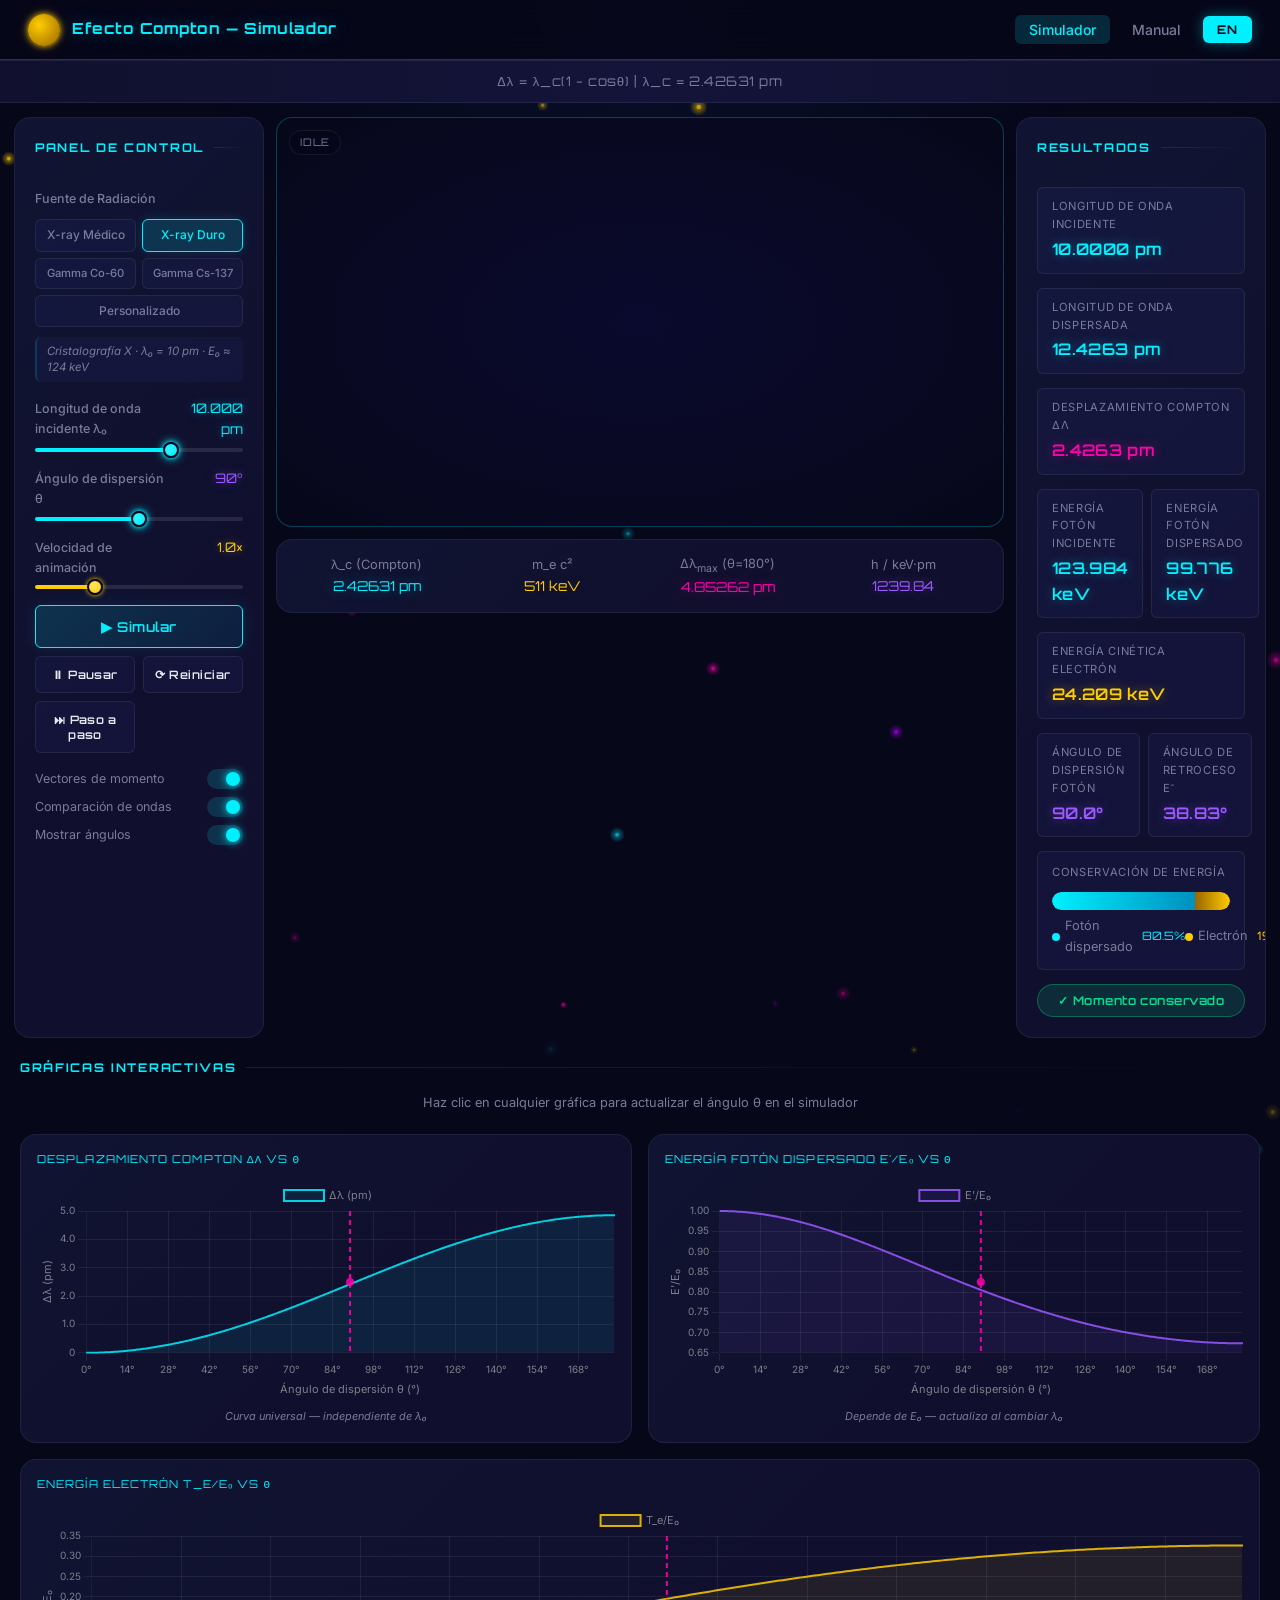
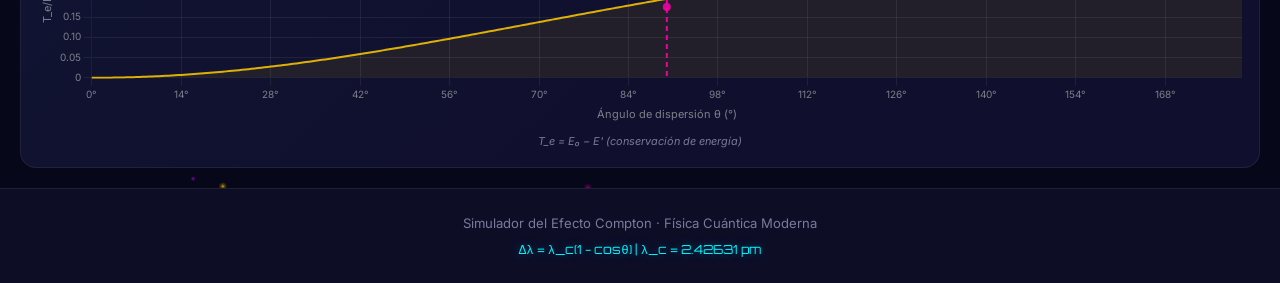
<file: index.html>
<!DOCTYPE html>
<html lang="es">
<head>
  <meta charset="UTF-8" />
  <meta name="viewport" content="width=device-width, initial-scale=1.0" />
  <title data-i18n="nav_title">Efecto Compton — Simulador</title>
  <meta name="description" content="Simulador interactivo del Efecto Compton con animaciones, cálculos físicos en tiempo real y gráficas." />

  <!-- CSS -->
  <link rel="stylesheet" href="css/styles.css" />
  <link rel="stylesheet" href="css/simulator.css" />
  <link rel="stylesheet" href="css/animations.css" />

  <!-- Favicon inline SVG -->
  <link rel="icon" href="data:image/svg+xml,<svg xmlns='http://www.w3.org/2000/svg' viewBox='0 0 32 32'><circle cx='16' cy='16' r='8' fill='%23ffcc00'/><circle cx='16' cy='16' r='14' fill='none' stroke='%2300f0ff' stroke-width='1.5'/></svg>" />
</head>
<body>

<!-- ── Background particle layer ──────────────────────────── -->
<canvas id="particle-canvas" aria-hidden="true"></canvas>

<div class="page-wrapper">

  <!-- ── Navbar ──────────────────────────────────────────── -->
  <nav class="navbar" role="navigation" aria-label="Main navigation">
    <a class="navbar-brand" href="index.html">
      <div class="navbar-logo" aria-hidden="true"></div>
      <span class="navbar-title" data-i18n="nav_title">Efecto Compton — Simulador</span>
    </a>

    <ul class="navbar-nav" role="list">
      <li><a href="index.html" class="active" data-i18n="nav_simulator">Simulador</a></li>
      <li><a href="manual.html" data-i18n="nav_manual">Manual</a></li>
      <li>
        <button id="lang-btn" aria-label="Toggle language" data-i18n="nav_lang_btn">EN</button>
      </li>
    </ul>
  </nav>

  <!-- ── Formula bar ─────────────────────────────────────── -->
  <div class="formula-bar" aria-label="Compton formula">
    <span data-i18n="footer_formula">Δλ = λ_c(1 − cosθ)&nbsp;&nbsp;|&nbsp;&nbsp;λ_c = 2.42631 pm</span>
  </div>

  <!-- ══════════════════════════════════════════════════════
       MAIN SIMULATOR — 3-column layout
       ═══════════════════════════════════════════════════ -->
  <main class="sim-layout" role="main">

    <!-- ── LEFT: Control Panel ─────────────────────────── -->
    <aside class="panel control-panel" aria-label="Control panel">
      <h2 class="section-title" data-i18n="panel_controls">Panel de Control</h2>

      <!-- Preset radiation sources -->
      <div>
        <p class="slider-label" data-i18n="preset_label" style="margin-bottom:10px;">Fuente de Radiación</p>
        <div class="preset-grid">
          <button class="preset-btn" data-preset="xray_medical"
            data-i18n="preset_xray_m">X-ray Médico</button>
          <button class="preset-btn active" data-preset="xray_hard"
            data-i18n="preset_xray_h">X-ray Duro</button>
          <button class="preset-btn" data-preset="gamma_co60"
            data-i18n="preset_gamma_co">Gamma Co-60</button>
          <button class="preset-btn" data-preset="gamma_cs137"
            data-i18n="preset_gamma_cs">Gamma Cs-137</button>
          <button class="preset-btn" data-preset="custom" style="grid-column:1/-1"
            data-i18n="preset_custom">Personalizado</button>
        </div>

        <p id="preset-desc" class="preset-desc" style="margin-top:10px;"
          data-i18n="desc_xray_h">Cristalografía X · λ₀ = 10 pm · E₀ ≈ 124 keV</p>
      </div>

      <!-- λ₀ slider -->
      <div class="slider-group">
        <div class="slider-header">
          <label class="slider-label" for="slider-lambda"
            data-i18n="slider_lambda">Longitud de onda incidente λ₀</label>
          <span class="slider-value" id="val-lambda">10.000 pm</span>
        </div>
        <input type="range" id="slider-lambda"
          min="0" max="1000" value="667"
          aria-label="Incident wavelength slider"
          aria-valuemin="0.1" aria-valuemax="100" />
      </div>

      <!-- θ slider -->
      <div class="slider-group">
        <div class="slider-header">
          <label class="slider-label" for="slider-theta"
            data-i18n="slider_theta">Ángulo de dispersión θ</label>
          <span class="slider-value" id="val-theta" style="color:var(--violet);text-shadow:0 0 10px rgba(155,89,255,0.5)">90°</span>
        </div>
        <input type="range" id="slider-theta"
          min="0" max="180" value="90"
          aria-label="Scattering angle slider" />
      </div>

      <!-- Speed slider -->
      <div class="slider-group">
        <div class="slider-header">
          <label class="slider-label" for="slider-speed"
            data-i18n="slider_speed">Velocidad de animación</label>
          <span class="slider-value" id="val-speed"
            style="color:var(--gold);text-shadow:0 0 10px rgba(255,204,0,0.4)">1.0×</span>
        </div>
        <input type="range" id="slider-speed"
          min="0.25" max="3" value="1" step="0.25"
          aria-label="Animation speed slider" />
      </div>

      <!-- Action buttons -->
      <div class="btn-row">
        <button id="btn-play"  class="btn-control" data-i18n="btn_play">▶ Simular</button>
        <button id="btn-pause" class="btn-control" data-i18n="btn_pause">⏸ Pausar</button>
        <button id="btn-reset" class="btn-control" data-i18n="btn_reset">⟳ Reiniciar</button>
        <button id="btn-step"  class="btn-control" data-i18n="btn_step">⏭ Paso a paso</button>
      </div>

      <!-- Toggles -->
      <div class="toggle-group">
        <div class="toggle-row">
          <label class="toggle-label" for="toggle-vectors" data-i18n="toggle_vectors">
            Vectores de momento
          </label>
          <label class="toggle-switch">
            <input type="checkbox" id="toggle-vectors" checked />
            <span class="toggle-slider"></span>
          </label>
        </div>

        <div class="toggle-row">
          <label class="toggle-label" for="toggle-waves" data-i18n="toggle_waves">
            Comparación de ondas
          </label>
          <label class="toggle-switch">
            <input type="checkbox" id="toggle-waves" checked />
            <span class="toggle-slider"></span>
          </label>
        </div>

        <div class="toggle-row">
          <label class="toggle-label" for="toggle-angles" data-i18n="toggle_angles">
            Mostrar ángulos
          </label>
          <label class="toggle-switch">
            <input type="checkbox" id="toggle-angles" checked />
            <span class="toggle-slider"></span>
          </label>
        </div>
      </div>
    </aside>

    <!-- ── CENTER: Canvas ───────────────────────────────── -->
    <div class="canvas-column">
      <div class="canvas-wrapper" role="img" aria-label="Compton scattering simulation">
        <canvas id="main-canvas"></canvas>
        <div class="canvas-state-badge" id="state-badge" aria-live="polite">IDLE</div>
      </div>

      <!-- Compact physics summary below canvas -->
      <div class="panel" style="padding:14px 20px;">
        <div style="display:flex; justify-content:space-between; align-items:center; flex-wrap:wrap; gap:16px;">
          <div style="text-align:center; flex:1;">
            <div class="text-muted text-sm">λ_c (Compton)</div>
            <div class="text-mono glow-cyan">2.42631 pm</div>
          </div>
          <div style="text-align:center; flex:1;">
            <div class="text-muted text-sm">m_e c²</div>
            <div class="text-mono glow-gold">511 keV</div>
          </div>
          <div style="text-align:center; flex:1;">
            <div class="text-muted text-sm">Δλ<sub>max</sub> (θ=180°)</div>
            <div class="text-mono" style="color:var(--magenta);text-shadow:0 0 12px rgba(255,0,170,0.4)">4.85262 pm</div>
          </div>
          <div style="text-align:center; flex:1;">
            <div class="text-muted text-sm">h / keV·pm</div>
            <div class="text-mono" style="color:var(--violet);text-shadow:0 0 12px rgba(155,89,255,0.4)">1239.84</div>
          </div>
        </div>
      </div>
    </div>

    <!-- ── RIGHT: Results Panel ────────────────────────── -->
    <aside class="panel results-panel" aria-label="Simulation results" aria-live="polite">
      <h2 class="section-title" data-i18n="panel_results">Resultados</h2>

      <!-- Incident photon -->
      <div class="result-card">
        <span class="result-label" data-i18n="res_lambda0">Longitud de onda incidente</span>
        <span class="result-value" id="res-lambda0">— pm</span>
      </div>

      <!-- Scattered photon wavelength -->
      <div class="result-card">
        <span class="result-label" data-i18n="res_lambda1">Longitud de onda dispersada</span>
        <span class="result-value" id="res-lambda1">— pm</span>
      </div>

      <!-- Compton shift -->
      <div class="result-card delta">
        <span class="result-label" data-i18n="res_delta">Desplazamiento Compton Δλ</span>
        <span class="result-value" id="res-delta" style="color:var(--magenta);text-shadow:0 0 12px rgba(255,0,170,0.4)">— pm</span>
      </div>

      <!-- Energies row -->
      <div class="result-grid-2">
        <div class="result-card">
          <span class="result-label" data-i18n="res_E0">E₀ fotón</span>
          <span class="result-value" id="res-E0">—</span>
        </div>
        <div class="result-card">
          <span class="result-label" data-i18n="res_E1">E' dispersado</span>
          <span class="result-value" id="res-E1">—</span>
        </div>
      </div>

      <!-- Electron kinetic energy -->
      <div class="result-card electron">
        <span class="result-label" data-i18n="res_Te">Energía cinética e⁻</span>
        <span class="result-value" id="res-Te" style="color:var(--gold);text-shadow:0 0 12px rgba(255,204,0,0.4)">—</span>
      </div>

      <!-- Angles row -->
      <div class="result-grid-2">
        <div class="result-card angle">
          <span class="result-label" data-i18n="res_theta">θ fotón</span>
          <span class="result-value" id="res-theta" style="color:var(--violet);text-shadow:0 0 12px rgba(155,89,255,0.4)">—</span>
        </div>
        <div class="result-card angle">
          <span class="result-label" data-i18n="res_phi">φ electrón</span>
          <span class="result-value" id="res-phi" style="color:var(--violet);text-shadow:0 0 12px rgba(155,89,255,0.4)">—</span>
        </div>
      </div>

      <!-- Energy distribution bar -->
      <div class="energy-bar-container">
        <div class="energy-bar-title" data-i18n="res_conservation">Conservación de energía</div>
        <div class="energy-bar-track" role="progressbar" aria-label="Energy distribution">
          <div id="bar-photon"   style="width:50%"></div>
          <div id="bar-electron" style="width:50%"></div>
        </div>
        <div class="energy-bar-labels">
          <div class="bar-label">
            <div class="bar-dot-cyan"></div>
            <span class="text-muted text-sm" data-i18n="energy_bar_photon">Fotón dispersado</span>
            <span id="bar-label-photon" style="color:var(--cyan);font-family:var(--font-display);font-size:0.72rem;margin-left:4px">50%</span>
          </div>
          <div class="bar-label">
            <div class="bar-dot-gold"></div>
            <span class="text-muted text-sm" data-i18n="energy_bar_electron">Electrón</span>
            <span id="bar-label-electron" style="color:var(--gold);font-family:var(--font-display);font-size:0.72rem;margin-left:4px">50%</span>
          </div>
        </div>
      </div>

      <!-- Momentum conservation badge -->
      <div id="momentum-badge" class="momentum-badge ok" role="status" data-i18n="res_momentum_ok">
        ✓ Momento conservado
      </div>
    </aside>

  </main><!-- end .sim-layout -->

  <!-- ══════════════════════════════════════════════════════
       CHARTS SECTION
       ═══════════════════════════════════════════════════ -->
  <section class="charts-section" aria-label="Interactive graphs">
    <h2 class="section-title" style="max-width:1600px; margin:0 auto 16px;">
      Gráficas Interactivas
    </h2>
    <p class="text-muted text-sm text-center" style="margin-bottom:20px; max-width:1600px; margin-left:auto; margin-right:auto;">
      Haz clic en cualquier gráfica para actualizar el ángulo θ en el simulador
    </p>

    <div class="charts-grid">

      <!-- Chart 1: Δλ vs θ -->
      <div class="chart-card">
        <div class="chart-title" data-i18n="chart1_title">Desplazamiento Compton Δλ vs θ</div>
        <div class="chart-wrapper">
          <canvas id="chart1" aria-label="Compton shift vs angle graph"></canvas>
        </div>
        <p class="chart-hint">
          Curva universal — independiente de λ₀
        </p>
      </div>

      <!-- Chart 2: E'/E₀ vs θ -->
      <div class="chart-card">
        <div class="chart-title" data-i18n="chart2_title">Energía fotón dispersado E'/E₀ vs θ</div>
        <div class="chart-wrapper">
          <canvas id="chart2" aria-label="Scattered photon energy ratio vs angle"></canvas>
        </div>
        <p class="chart-hint">
          Depende de E₀ — actualiza al cambiar λ₀
        </p>
      </div>

      <!-- Chart 3: T_e/E₀ vs θ -->
      <div class="chart-card">
        <div class="chart-title" data-i18n="chart3_title">Energía electrón T_e/E₀ vs θ</div>
        <div class="chart-wrapper">
          <canvas id="chart3" aria-label="Electron kinetic energy fraction vs angle"></canvas>
        </div>
        <p class="chart-hint">
          T_e = E₀ − E' (conservación de energía)
        </p>
      </div>

    </div>
  </section>

  <!-- ── Footer ──────────────────────────────────────────── -->
  <footer role="contentinfo">
    <p data-i18n="footer_credit">Simulador del Efecto Compton · Física Cuántica Moderna</p>
    <p class="formula-footer" data-i18n="footer_formula">
      Δλ = λ_c(1 − cosθ)&nbsp;&nbsp;|&nbsp;&nbsp;λ_c = 2.42631 pm
    </p>
  </footer>

</div><!-- end .page-wrapper -->

<!-- ── Scripts (order matters) ─────────────────────────────── -->
<script src="lib/chart.min.js"></script>
<script src="js/physics.js"></script>
<script src="js/i18n.js"></script>
<script src="js/particles.js"></script>
<script src="js/canvas-animation.js"></script>
<script src="js/ui.js"></script>
<script src="js/charts.js"></script>
<script src="js/simulator.js"></script>

<!-- Inline: dynamic slider track fill + state badge updates -->
<script>
(function() {
  // Update range track fill percentage via CSS custom property
  function updateTrackFill(input) {
    const min = parseFloat(input.min) || 0;
    const max = parseFloat(input.max) || 100;
    const val = parseFloat(input.value) || 0;
    const pct = ((val - min) / (max - min)) * 100;
    input.style.setProperty('--pct', pct + '%');
  }

  document.addEventListener('DOMContentLoaded', () => {
    document.querySelectorAll('input[type="range"]').forEach(input => {
      updateTrackFill(input);
      input.addEventListener('input', () => updateTrackFill(input));
    });

    // Canvas state badge updater
    const badge = document.getElementById('state-badge');
    if (badge) {
      setInterval(() => {
        if (typeof ComptonCanvas !== 'undefined') {
          badge.textContent = ComptonCanvas.getStateName();
        }
      }, 200);
    }
  });
})();
</script>

</body>
</html>
</file>
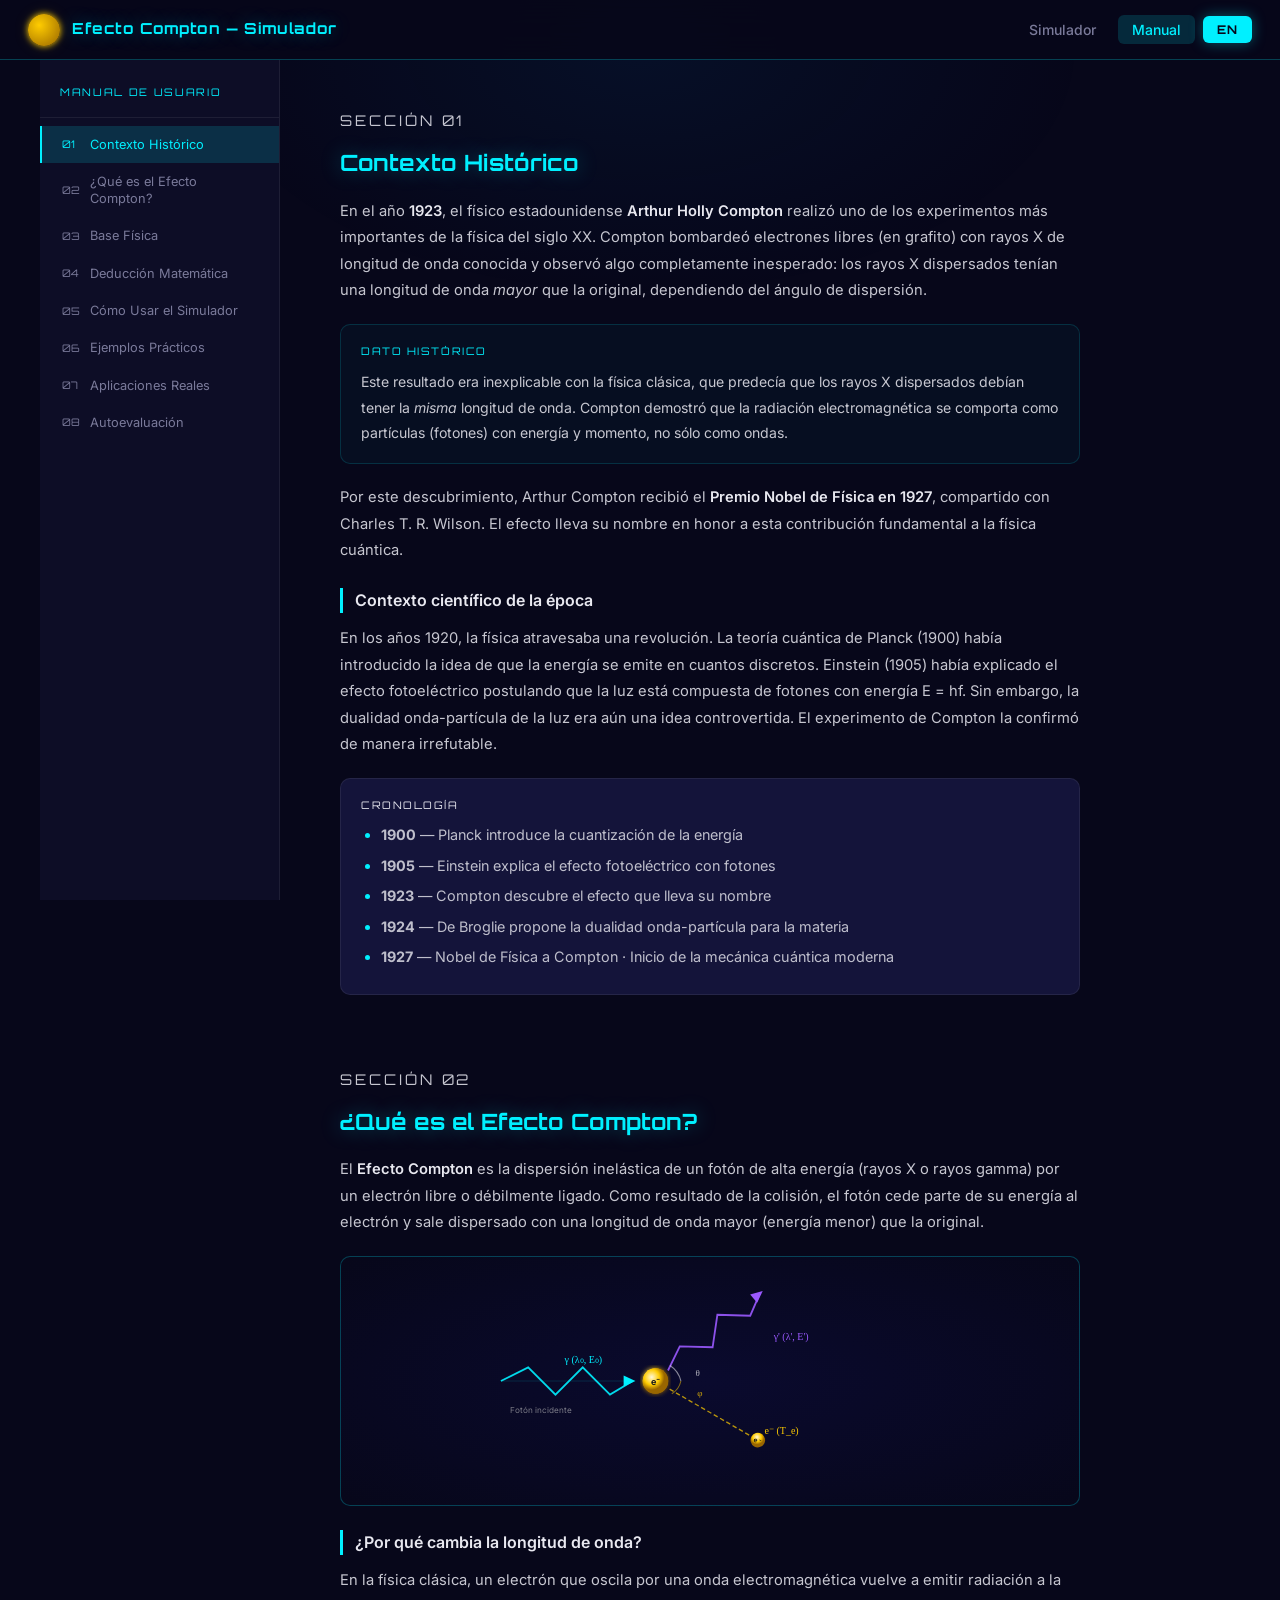
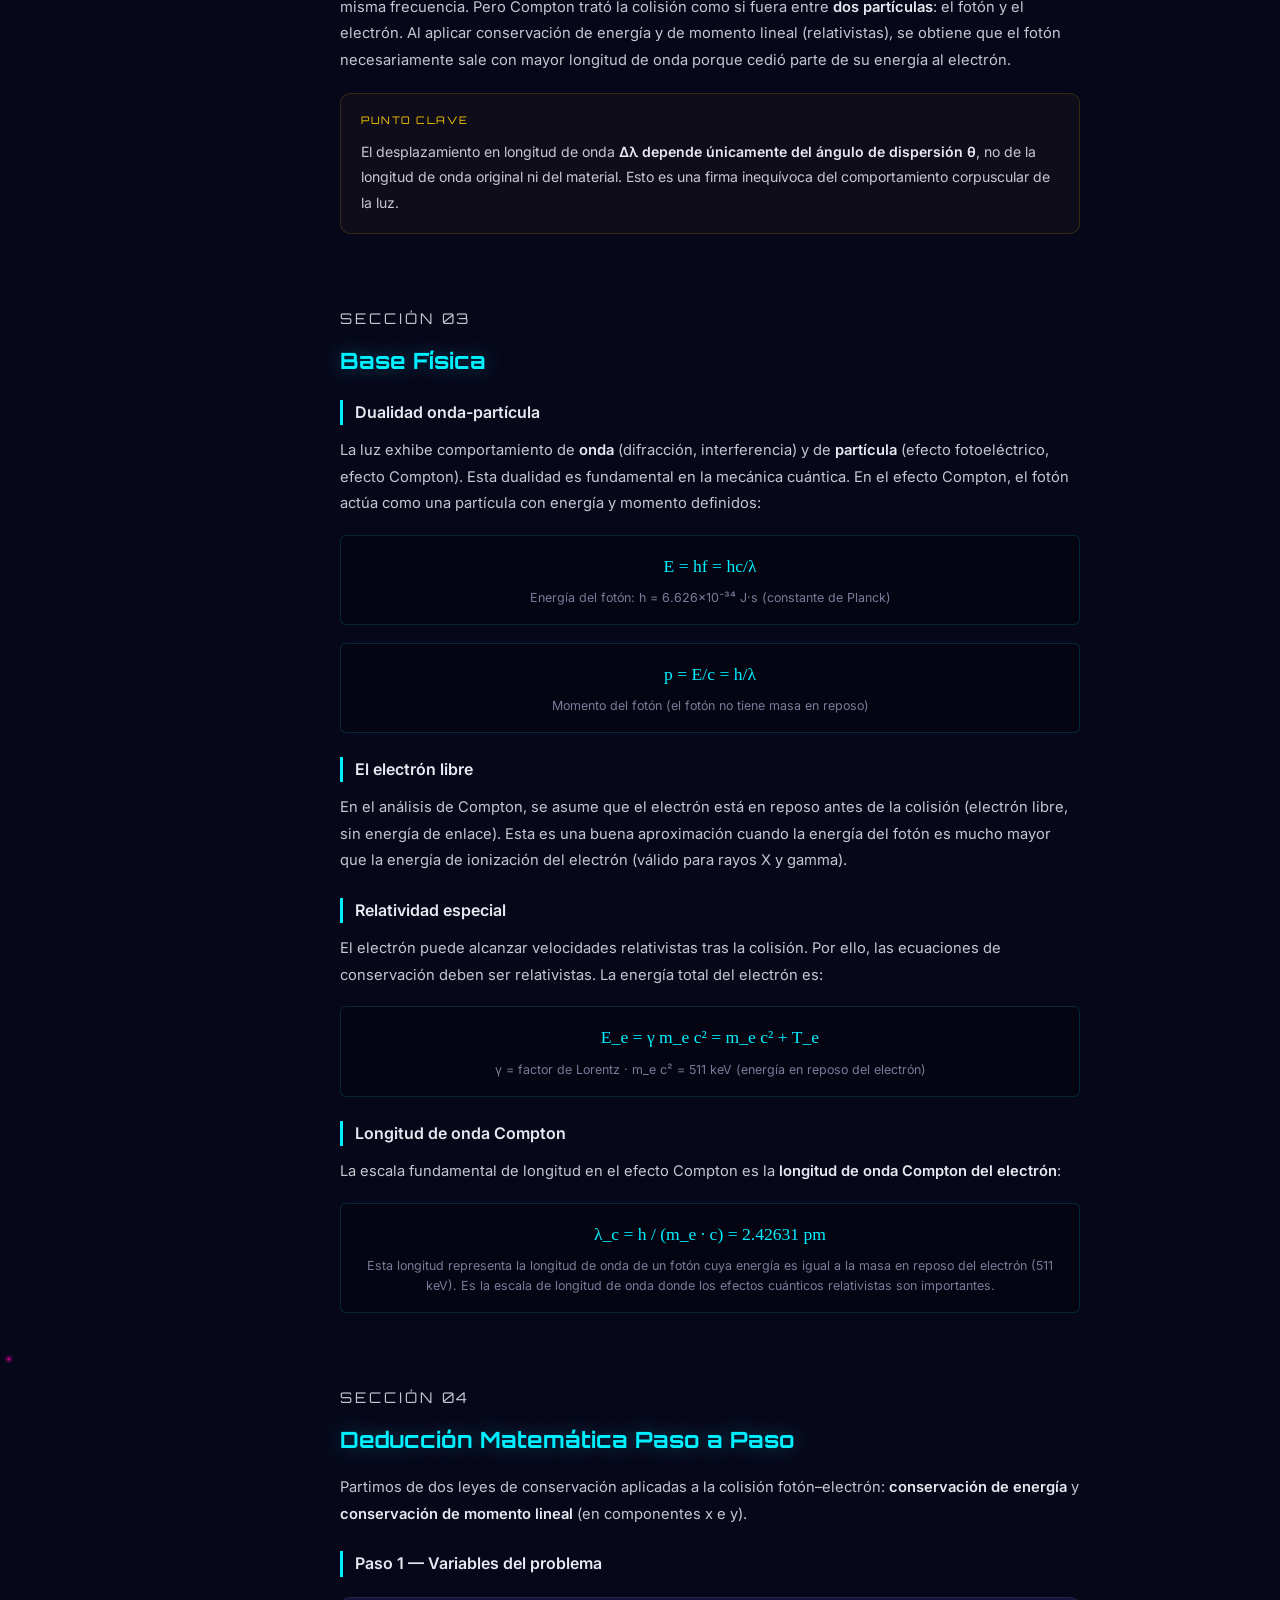
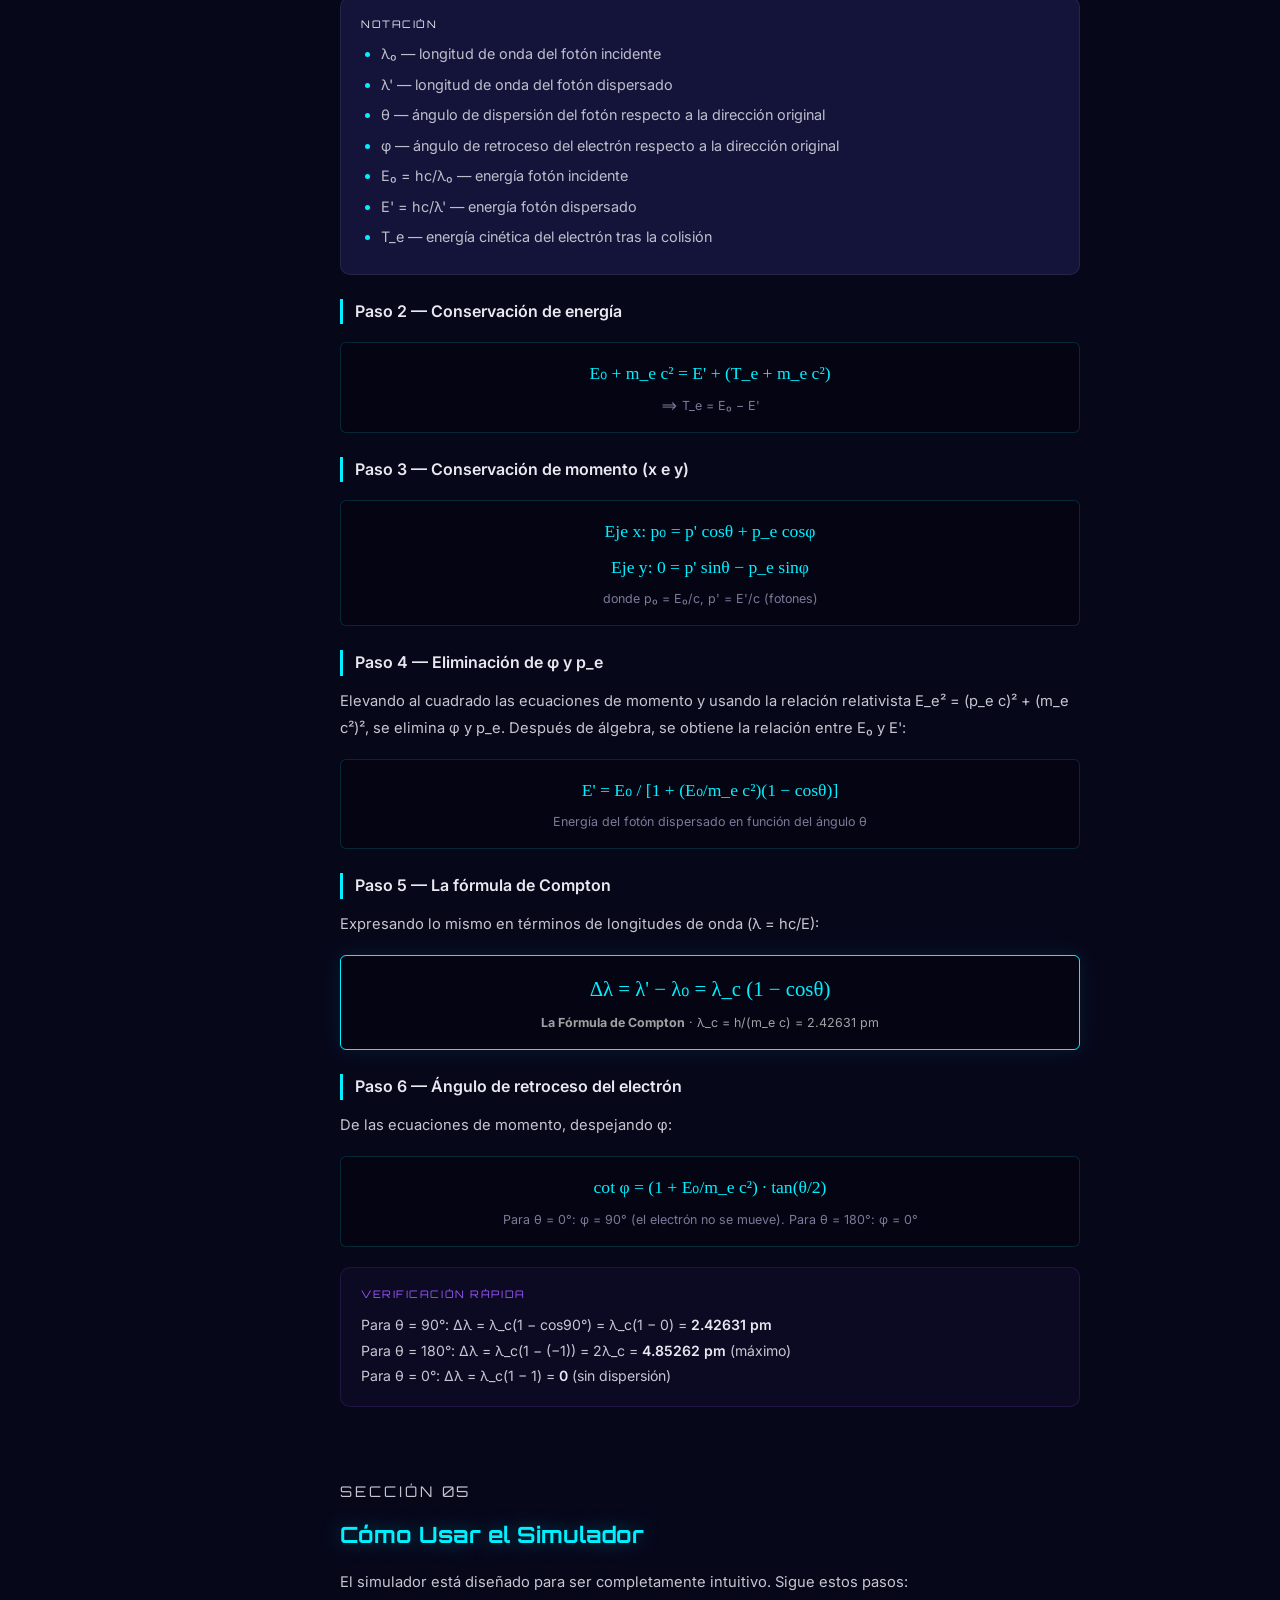
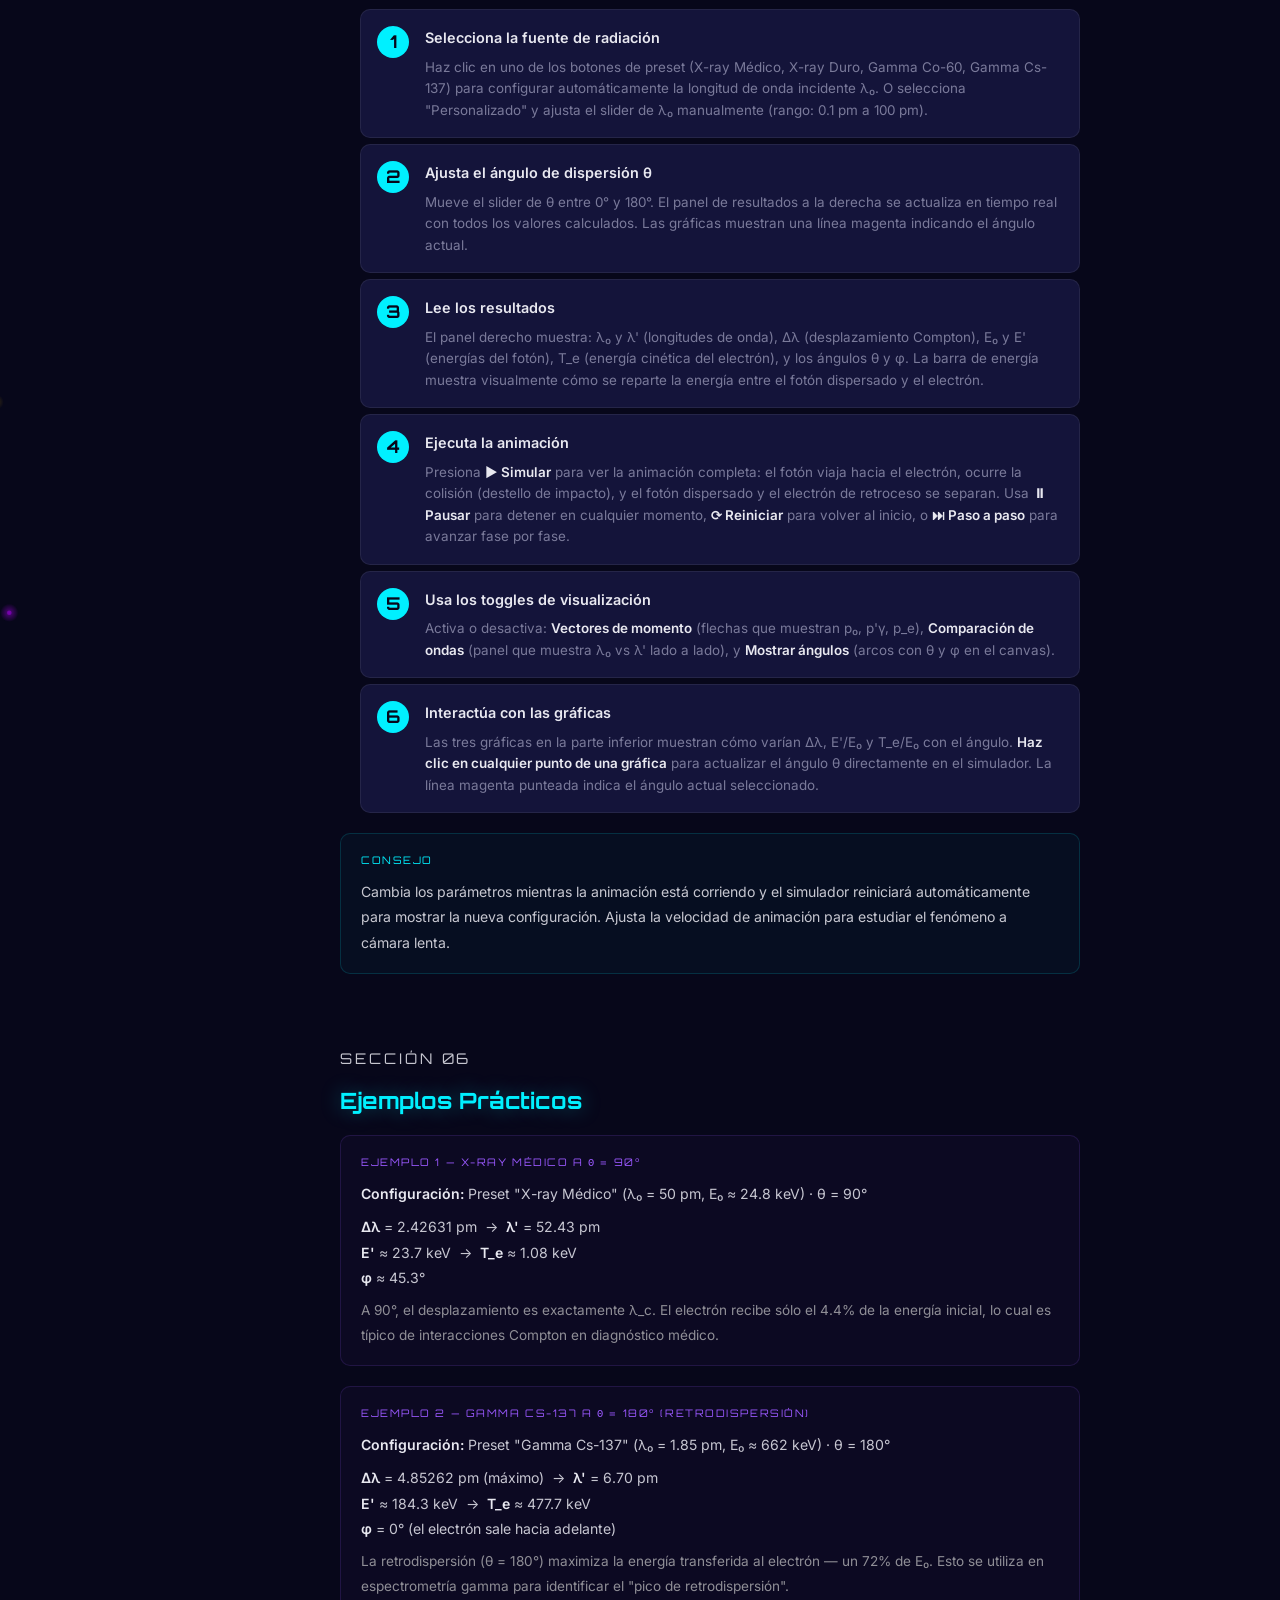
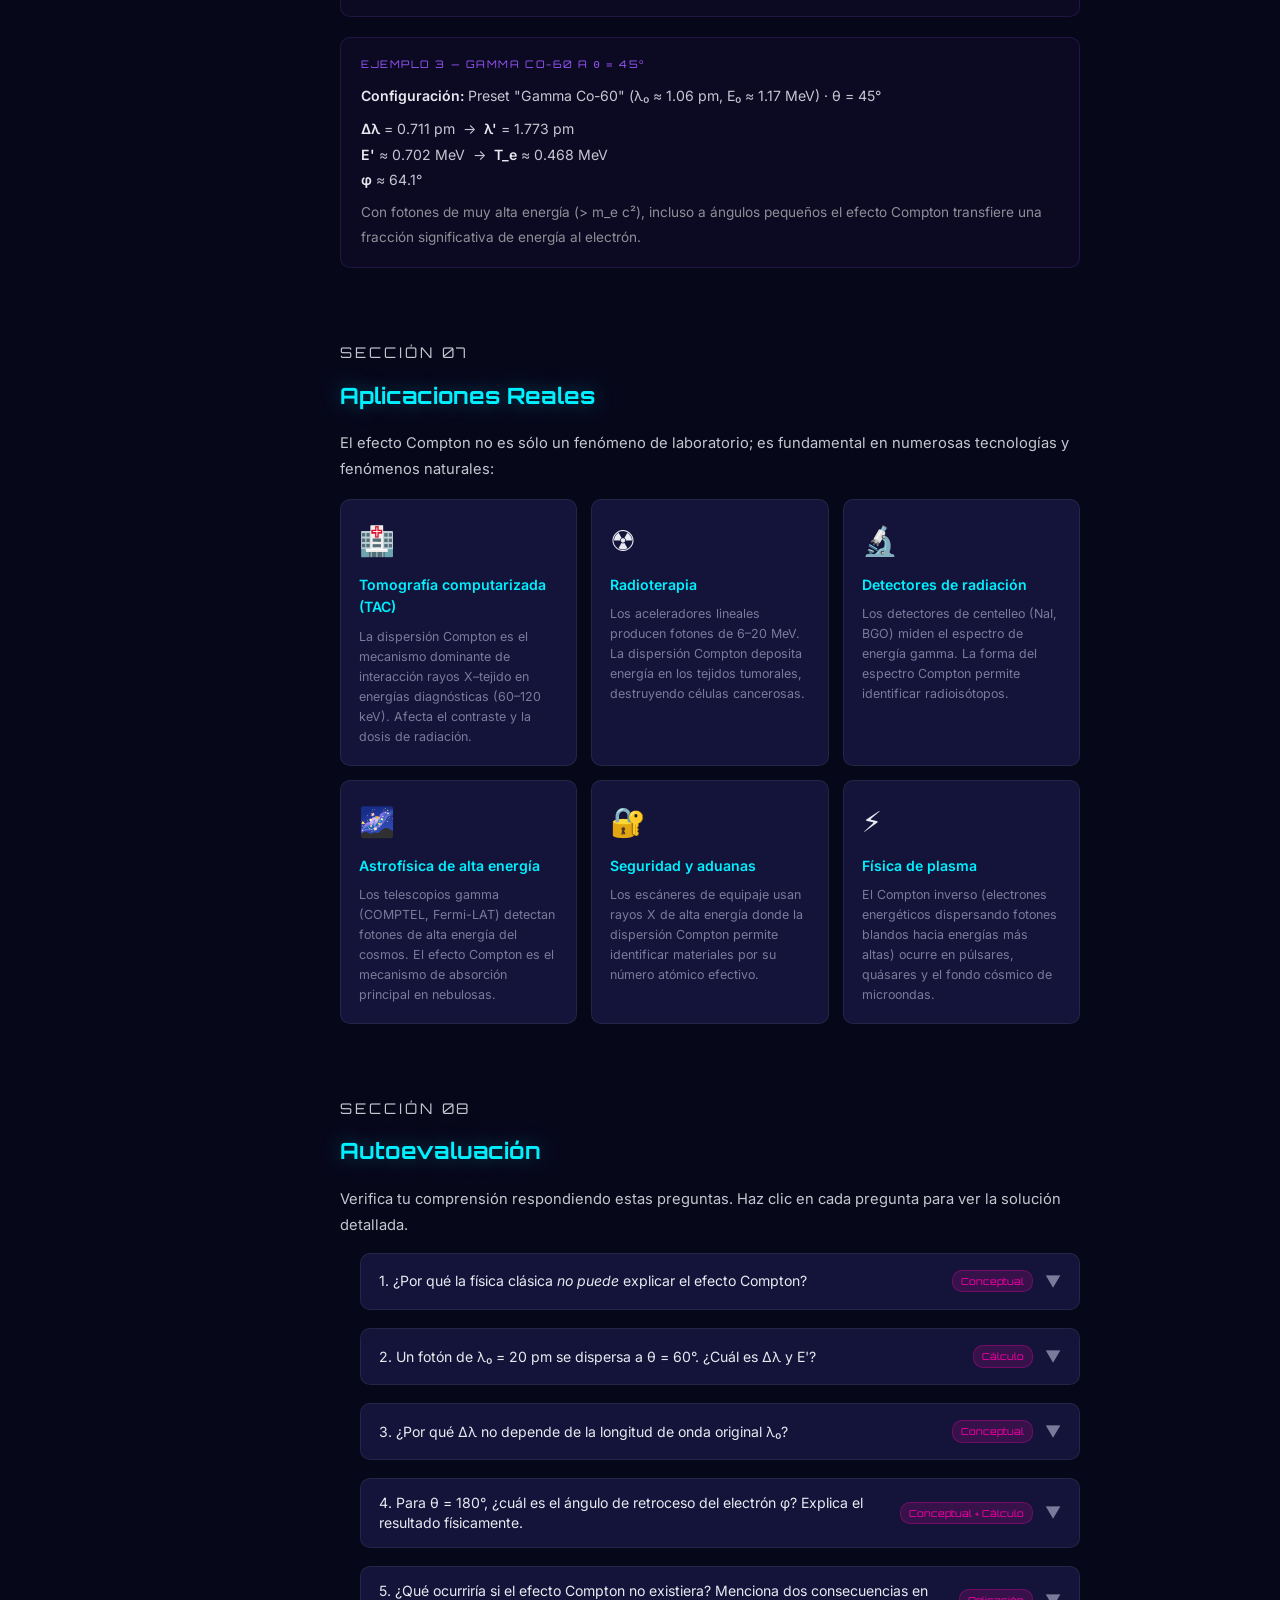
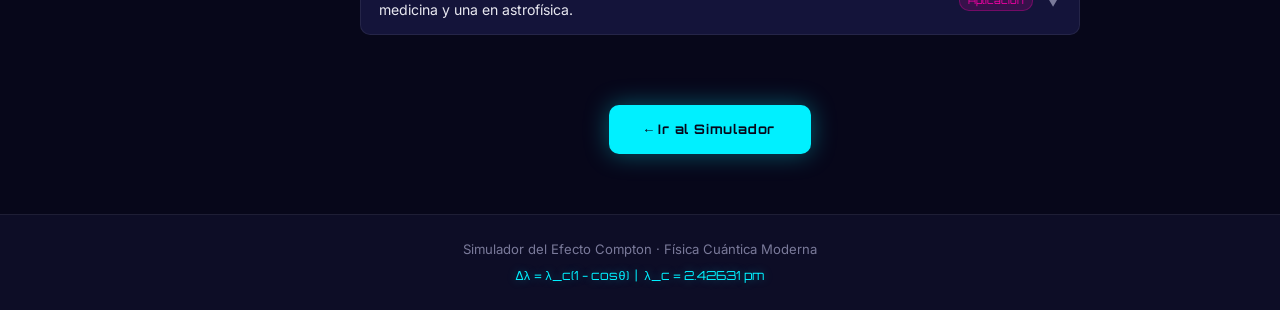
<file: manual.html>
<!DOCTYPE html>
<html lang="es">
<head>
  <meta charset="UTF-8" />
  <meta name="viewport" content="width=device-width, initial-scale=1.0" />
  <title>Manual de Usuario — Efecto Compton</title>
  <meta name="description" content="Manual completo del Efecto Compton: historia, física, matemáticas, guía del simulador y aplicaciones reales." />

  <!-- CSS -->
  <link rel="stylesheet" href="css/styles.css" />
  <link rel="stylesheet" href="css/manual.css" />
  <link rel="stylesheet" href="css/animations.css" />

  <link rel="icon" href="data:image/svg+xml,<svg xmlns='http://www.w3.org/2000/svg' viewBox='0 0 32 32'><circle cx='16' cy='16' r='8' fill='%23ffcc00'/><circle cx='16' cy='16' r='14' fill='none' stroke='%2300f0ff' stroke-width='1.5'/></svg>" />
</head>
<body>

<canvas id="particle-canvas" aria-hidden="true"></canvas>

<div class="page-wrapper">

  <!-- ── Navbar ──────────────────────────────────────────── -->
  <nav class="navbar">
    <a class="navbar-brand" href="index.html">
      <div class="navbar-logo"></div>
      <span class="navbar-title" data-i18n="nav_title">Efecto Compton — Simulador</span>
    </a>
    <ul class="navbar-nav">
      <li><a href="index.html" data-i18n="nav_simulator">Simulador</a></li>
      <li><a href="manual.html" class="active" data-i18n="nav_manual">Manual</a></li>
      <li><button id="lang-btn" data-i18n="nav_lang_btn">EN</button></li>
    </ul>
  </nav>

  <!-- ── Layout ──────────────────────────────────────────── -->
  <div class="manual-layout">

    <!-- ── Sidebar navigation ─────────────────────────── -->
    <aside class="manual-sidebar">
      <div class="sidebar-title">Manual de Usuario</div>
      <ul class="sidebar-nav" id="sidebar-nav">
        <li><a href="#sec-history"><span class="num">01</span> Contexto Histórico</a></li>
        <li><a href="#sec-concept"><span class="num">02</span> ¿Qué es el Efecto Compton?</a></li>
        <li><a href="#sec-physics"><span class="num">03</span> Base Física</a></li>
        <li><a href="#sec-math"><span class="num">04</span> Deducción Matemática</a></li>
        <li><a href="#sec-howto"><span class="num">05</span> Cómo Usar el Simulador</a></li>
        <li><a href="#sec-examples"><span class="num">06</span> Ejemplos Prácticos</a></li>
        <li><a href="#sec-apps"><span class="num">07</span> Aplicaciones Reales</a></li>
        <li><a href="#sec-quiz"><span class="num">08</span> Autoevaluación</a></li>
      </ul>
    </aside>

    <!-- ── Main content ────────────────────────────────── -->
    <main class="manual-content" id="manual-main">

      <!-- ════════════════════════════════════════════════
           01  CONTEXTO HISTÓRICO
           ════════════════════════════════════════════════ -->
      <section class="manual-section" id="sec-history">
        <p class="section-number">Sección 01</p>
        <h2>Contexto Histórico</h2>

        <p>
          En el año <strong>1923</strong>, el físico estadounidense <strong>Arthur Holly Compton</strong>
          realizó uno de los experimentos más importantes de la física del siglo XX. Compton
          bombardeó electrones libres (en grafito) con rayos X de longitud de onda conocida y
          observó algo completamente inesperado: los rayos X dispersados tenían una longitud de
          onda <em>mayor</em> que la original, dependiendo del ángulo de dispersión.
        </p>

        <div class="info-box highlight">
          <div class="info-box-label">Dato Histórico</div>
          <p style="margin:0; font-size:0.88rem;">
            Este resultado era inexplicable con la física clásica, que predecía que los rayos X
            dispersados debían tener la <em>misma</em> longitud de onda. Compton demostró que la
            radiación electromagnética se comporta como partículas (fotones) con energía y momento,
            no sólo como ondas.
          </p>
        </div>

        <p>
          Por este descubrimiento, Arthur Compton recibió el <strong>Premio Nobel de Física en 1927</strong>,
          compartido con Charles T. R. Wilson. El efecto lleva su nombre en honor a esta contribución
          fundamental a la física cuántica.
        </p>

        <h3>Contexto científico de la época</h3>
        <p>
          En los años 1920, la física atravesaba una revolución. La teoría cuántica de Planck (1900)
          había introducido la idea de que la energía se emite en cuantos discretos. Einstein (1905)
          había explicado el efecto fotoeléctrico postulando que la luz está compuesta de fotones
          con energía E = hf. Sin embargo, la dualidad onda-partícula de la luz era aún una idea
          controvertida. El experimento de Compton la confirmó de manera irrefutable.
        </p>

        <div class="info-box">
          <div class="info-box-label">Cronología</div>
          <ul style="margin:0; font-size:0.85rem; line-height:2;">
            <li><strong>1900</strong> — Planck introduce la cuantización de la energía</li>
            <li><strong>1905</strong> — Einstein explica el efecto fotoeléctrico con fotones</li>
            <li><strong>1923</strong> — Compton descubre el efecto que lleva su nombre</li>
            <li><strong>1924</strong> — De Broglie propone la dualidad onda-partícula para la materia</li>
            <li><strong>1927</strong> — Nobel de Física a Compton · Inicio de la mecánica cuántica moderna</li>
          </ul>
        </div>
      </section>

      <!-- ════════════════════════════════════════════════
           02  ¿QUÉ ES EL EFECTO COMPTON?
           ════════════════════════════════════════════════ -->
      <section class="manual-section" id="sec-concept">
        <p class="section-number">Sección 02</p>
        <h2>¿Qué es el Efecto Compton?</h2>

        <p>
          El <strong>Efecto Compton</strong> es la dispersión inelástica de un fotón de alta energía
          (rayos X o rayos gamma) por un electrón libre o débilmente ligado. Como resultado de la
          colisión, el fotón cede parte de su energía al electrón y sale dispersado con una longitud
          de onda mayor (energía menor) que la original.
        </p>

        <div class="diagram-box" aria-label="Compton scattering diagram">
          <!-- SVG inline diagram of Compton scattering -->
          <svg viewBox="0 0 500 220" width="460" height="200" xmlns="http://www.w3.org/2000/svg">
            <!-- Background -->
            <rect width="500" height="220" fill="none"/>

            <!-- Incident photon wave -->
            <polyline points="20,110 50,95 80,125 110,95 140,125 165,110"
              stroke="#00f0ff" stroke-width="2" fill="none" opacity="0.9"/>
            <line x1="20" y1="110" x2="162" y2="110" stroke="#00f0ff" stroke-width="0.5" opacity="0.3"/>
            <!-- Photon arrow head -->
            <polygon points="168,110 155,104 155,116" fill="#00f0ff"/>

            <!-- Electron at rest -->
            <circle cx="190" cy="110" r="14" fill="url(#egrd)" />
            <defs>
              <radialGradient id="egrd" cx="35%" cy="35%">
                <stop offset="0%" stop-color="#fff7d6"/>
                <stop offset="60%" stop-color="#ffcc00"/>
                <stop offset="100%" stop-color="#996600"/>
              </radialGradient>
              <!-- Outer glow filter -->
              <filter id="glow">
                <feGaussianBlur stdDeviation="3" result="blur"/>
                <feMerge><feMergeNode in="blur"/><feMergeNode in="SourceGraphic"/></feMerge>
              </filter>
            </defs>
            <circle cx="190" cy="110" r="14" fill="url(#egrd)" filter="url(#glow)"/>
            <text x="190" y="114" text-anchor="middle" font-size="10" fill="#1a1a1a" font-weight="bold">e⁻</text>

            <!-- Scattered photon wave (going at ~40° above) -->
            <g transform="translate(190,110) rotate(-40)">
              <polyline points="18,0 45,-12 72,12 99,-12 126,12 150,0"
                stroke="#9b59ff" stroke-width="2" fill="none" opacity="0.9"/>
              <polygon points="154,0 141,-6 141,6" fill="#9b59ff"/>
            </g>

            <!-- Recoil electron (going at ~30° below) -->
            <g transform="translate(190,110) rotate(30)">
              <line x1="18" y1="0" x2="120" y2="0" stroke="#ffcc00" stroke-width="1.5"
                stroke-dasharray="5,3" opacity="0.7"/>
              <circle cx="130" cy="0" r="8" fill="url(#egrd2)"/>
              <defs>
                <radialGradient id="egrd2" cx="35%" cy="35%">
                  <stop offset="0%" stop-color="#fff7d6"/>
                  <stop offset="60%" stop-color="#ffcc00"/>
                  <stop offset="100%" stop-color="#996600"/>
                </radialGradient>
              </defs>
              <text x="130" y="3" text-anchor="middle" font-size="7" fill="#1a1a1a" font-weight="bold">e⁻</text>
            </g>

            <!-- Labels -->
            <text x="90" y="90" fill="#00f0ff" font-size="11" font-family="Georgia,serif">γ (λ₀, E₀)</text>
            <text x="320" y="65" fill="#9b59ff" font-size="11" font-family="Georgia,serif">γ' (λ', E')</text>
            <text x="310" y="168" fill="#ffcc00" font-size="11" font-family="Georgia,serif">e⁻ (T_e)</text>

            <!-- Angle arc theta -->
            <path d="M 218,110 A 28,28 0 0,0 206,93" fill="none"
              stroke="rgba(255,255,255,0.5)" stroke-width="1.2"/>
            <text x="234" y="104" fill="rgba(255,255,255,0.7)" font-size="10" font-family="Georgia">θ</text>

            <!-- Angle arc phi -->
            <path d="M 218,110 A 22,22 0 0,1 208,124" fill="none"
              stroke="rgba(255,204,0,0.5)" stroke-width="1.2"/>
            <text x="236" y="126" fill="rgba(255,204,0,0.8)" font-size="10" font-family="Georgia">φ</text>

            <!-- Incident arrow label -->
            <text x="30" y="145" fill="rgba(200,200,200,0.6)" font-size="9">Fotón incidente</text>
          </svg>
        </div>

        <h3>¿Por qué cambia la longitud de onda?</h3>
        <p>
          En la física clásica, un electrón que oscila por una onda electromagnética vuelve a emitir
          radiación a la misma frecuencia. Pero Compton trató la colisión como si fuera entre
          <strong>dos partículas</strong>: el fotón y el electrón. Al aplicar conservación de
          energía y de momento lineal (relativistas), se obtiene que el fotón necesariamente
          sale con mayor longitud de onda porque cedió parte de su energía al electrón.
        </p>

        <div class="info-box warning">
          <div class="info-box-label">Punto Clave</div>
          <p style="margin:0; font-size:0.88rem;">
            El desplazamiento en longitud de onda <strong>Δλ depende únicamente del ángulo de
            dispersión θ</strong>, no de la longitud de onda original ni del material. Esto
            es una firma inequívoca del comportamiento corpuscular de la luz.
          </p>
        </div>
      </section>

      <!-- ════════════════════════════════════════════════
           03  BASE FÍSICA
           ════════════════════════════════════════════════ -->
      <section class="manual-section" id="sec-physics">
        <p class="section-number">Sección 03</p>
        <h2>Base Física</h2>

        <h3>Dualidad onda-partícula</h3>
        <p>
          La luz exhibe comportamiento de <strong>onda</strong> (difracción, interferencia) y
          de <strong>partícula</strong> (efecto fotoeléctrico, efecto Compton). Esta dualidad
          es fundamental en la mecánica cuántica. En el efecto Compton, el fotón actúa como
          una partícula con energía y momento definidos:
        </p>

        <div class="formula-block">
          <span class="formula-main">E = hf = hc/λ</span>
          <span class="formula-desc">Energía del fotón: h = 6.626×10⁻³⁴ J·s (constante de Planck)</span>
        </div>

        <div class="formula-block">
          <span class="formula-main">p = E/c = h/λ</span>
          <span class="formula-desc">Momento del fotón (el fotón no tiene masa en reposo)</span>
        </div>

        <h3>El electrón libre</h3>
        <p>
          En el análisis de Compton, se asume que el electrón está en reposo antes de la colisión
          (electrón libre, sin energía de enlace). Esta es una buena aproximación cuando la energía
          del fotón es mucho mayor que la energía de ionización del electrón (válido para rayos X
          y gamma).
        </p>

        <h3>Relatividad especial</h3>
        <p>
          El electrón puede alcanzar velocidades relativistas tras la colisión. Por ello, las
          ecuaciones de conservación deben ser relativistas. La energía total del electrón es:
        </p>

        <div class="formula-block">
          <span class="formula-main">E_e = γ m_e c² = m_e c² + T_e</span>
          <span class="formula-desc">γ = factor de Lorentz · m_e c² = 511 keV (energía en reposo del electrón)</span>
        </div>

        <h3>Longitud de onda Compton</h3>
        <p>
          La escala fundamental de longitud en el efecto Compton es la <strong>longitud de onda
          Compton del electrón</strong>:
        </p>

        <div class="formula-block">
          <span class="formula-main">λ_c = h / (m_e · c) = 2.42631 pm</span>
          <span class="formula-desc">
            Esta longitud representa la longitud de onda de un fotón cuya energía es igual
            a la masa en reposo del electrón (511 keV). Es la escala de longitud de onda
            donde los efectos cuánticos relativistas son importantes.
          </span>
        </div>
      </section>

      <!-- ════════════════════════════════════════════════
           04  DEDUCCIÓN MATEMÁTICA
           ════════════════════════════════════════════════ -->
      <section class="manual-section" id="sec-math">
        <p class="section-number">Sección 04</p>
        <h2>Deducción Matemática Paso a Paso</h2>

        <p>
          Partimos de dos leyes de conservación aplicadas a la colisión fotón–electrón:
          <strong>conservación de energía</strong> y <strong>conservación de momento lineal</strong>
          (en componentes x e y).
        </p>

        <h3>Paso 1 — Variables del problema</h3>
        <div class="info-box">
          <div class="info-box-label">Notación</div>
          <ul style="margin:0; font-size:0.85rem; line-height:2.2;">
            <li>λ₀ — longitud de onda del fotón incidente</li>
            <li>λ' — longitud de onda del fotón dispersado</li>
            <li>θ — ángulo de dispersión del fotón respecto a la dirección original</li>
            <li>φ — ángulo de retroceso del electrón respecto a la dirección original</li>
            <li>E₀ = hc/λ₀ — energía fotón incidente</li>
            <li>E' = hc/λ' — energía fotón dispersado</li>
            <li>T_e — energía cinética del electrón tras la colisión</li>
          </ul>
        </div>

        <h3>Paso 2 — Conservación de energía</h3>
        <div class="formula-block">
          <span class="formula-main">E₀ + m_e c² = E' + (T_e + m_e c²)</span>
          <span class="formula-desc">⟹ T_e = E₀ − E'</span>
        </div>

        <h3>Paso 3 — Conservación de momento (x e y)</h3>
        <div class="formula-block">
          <span class="formula-main">Eje x: p₀ = p' cosθ + p_e cosφ</span>
          <span class="formula-main" style="margin-top:6px;">Eje y: 0 = p' sinθ − p_e sinφ</span>
          <span class="formula-desc">donde p₀ = E₀/c, p' = E'/c (fotones)</span>
        </div>

        <h3>Paso 4 — Eliminación de φ y p_e</h3>
        <p>
          Elevando al cuadrado las ecuaciones de momento y usando la relación relativista
          E_e² = (p_e c)² + (m_e c²)², se elimina φ y p_e. Después de álgebra, se obtiene
          la relación entre E₀ y E':
        </p>
        <div class="formula-block">
          <span class="formula-main">E' = E₀ / [1 + (E₀/m_e c²)(1 − cosθ)]</span>
          <span class="formula-desc">Energía del fotón dispersado en función del ángulo θ</span>
        </div>

        <h3>Paso 5 — La fórmula de Compton</h3>
        <p>
          Expresando lo mismo en términos de longitudes de onda (λ = hc/E):
        </p>
        <div class="formula-block" style="border-color:var(--cyan); box-shadow: 0 0 20px rgba(0,240,255,0.1);">
          <span class="formula-main" style="font-size:1.3rem; color:var(--cyan);">
            Δλ = λ' − λ₀ = λ_c (1 − cosθ)
          </span>
          <span class="formula-desc" style="color:rgba(200,200,200,0.8); margin-top:8px;">
            <strong>La Fórmula de Compton</strong> · λ_c = h/(m_e c) = 2.42631 pm
          </span>
        </div>

        <h3>Paso 6 — Ángulo de retroceso del electrón</h3>
        <p>
          De las ecuaciones de momento, despejando φ:
        </p>
        <div class="formula-block">
          <span class="formula-main">cot φ = (1 + E₀/m_e c²) · tan(θ/2)</span>
          <span class="formula-desc">Para θ = 0°: φ = 90° (el electrón no se mueve). Para θ = 180°: φ = 0°</span>
        </div>

        <div class="info-box example">
          <div class="info-box-label">Verificación Rápida</div>
          <p style="margin:0; font-size:0.88rem;">
            Para θ = 90°: Δλ = λ_c(1 − cos90°) = λ_c(1 − 0) = <strong>2.42631 pm</strong><br/>
            Para θ = 180°: Δλ = λ_c(1 − (−1)) = 2λ_c = <strong>4.85262 pm</strong> (máximo)<br/>
            Para θ = 0°: Δλ = λ_c(1 − 1) = <strong>0</strong> (sin dispersión)
          </p>
        </div>
      </section>

      <!-- ════════════════════════════════════════════════
           05  CÓMO USAR EL SIMULADOR
           ════════════════════════════════════════════════ -->
      <section class="manual-section" id="sec-howto">
        <p class="section-number">Sección 05</p>
        <h2>Cómo Usar el Simulador</h2>

        <p>
          El simulador está diseñado para ser completamente intuitivo. Sigue estos pasos:
        </p>

        <ol class="step-list">
          <li class="step-item">
            <div class="step-num">1</div>
            <div class="step-content">
              <h4>Selecciona la fuente de radiación</h4>
              <p>
                Haz clic en uno de los botones de preset (X-ray Médico, X-ray Duro, Gamma Co-60,
                Gamma Cs-137) para configurar automáticamente la longitud de onda incidente λ₀.
                O selecciona "Personalizado" y ajusta el slider de λ₀ manualmente (rango: 0.1 pm a 100 pm).
              </p>
            </div>
          </li>

          <li class="step-item">
            <div class="step-num">2</div>
            <div class="step-content">
              <h4>Ajusta el ángulo de dispersión θ</h4>
              <p>
                Mueve el slider de θ entre 0° y 180°. El panel de resultados a la derecha
                se actualiza en tiempo real con todos los valores calculados. Las gráficas
                muestran una línea magenta indicando el ángulo actual.
              </p>
            </div>
          </li>

          <li class="step-item">
            <div class="step-num">3</div>
            <div class="step-content">
              <h4>Lee los resultados</h4>
              <p>
                El panel derecho muestra: λ₀ y λ' (longitudes de onda), Δλ (desplazamiento
                Compton), E₀ y E' (energías del fotón), T_e (energía cinética del electrón),
                y los ángulos θ y φ. La barra de energía muestra visualmente cómo se reparte
                la energía entre el fotón dispersado y el electrón.
              </p>
            </div>
          </li>

          <li class="step-item">
            <div class="step-num">4</div>
            <div class="step-content">
              <h4>Ejecuta la animación</h4>
              <p>
                Presiona <strong>▶ Simular</strong> para ver la animación completa: el fotón
                viaja hacia el electrón, ocurre la colisión (destello de impacto), y el fotón
                dispersado y el electrón de retroceso se separan. Usa <strong>⏸ Pausar</strong>
                para detener en cualquier momento, <strong>⟳ Reiniciar</strong> para volver al inicio,
                o <strong>⏭ Paso a paso</strong> para avanzar fase por fase.
              </p>
            </div>
          </li>

          <li class="step-item">
            <div class="step-num">5</div>
            <div class="step-content">
              <h4>Usa los toggles de visualización</h4>
              <p>
                Activa o desactiva: <strong>Vectores de momento</strong> (flechas que muestran
                p₀, p'γ, p_e), <strong>Comparación de ondas</strong> (panel que muestra λ₀ vs λ'
                lado a lado), y <strong>Mostrar ángulos</strong> (arcos con θ y φ en el canvas).
              </p>
            </div>
          </li>

          <li class="step-item">
            <div class="step-num">6</div>
            <div class="step-content">
              <h4>Interactúa con las gráficas</h4>
              <p>
                Las tres gráficas en la parte inferior muestran cómo varían Δλ, E'/E₀ y T_e/E₀
                con el ángulo. <strong>Haz clic en cualquier punto de una gráfica</strong> para
                actualizar el ángulo θ directamente en el simulador. La línea magenta punteada
                indica el ángulo actual seleccionado.
              </p>
            </div>
          </li>
        </ol>

        <div class="info-box highlight">
          <div class="info-box-label">Consejo</div>
          <p style="margin:0; font-size:0.88rem;">
            Cambia los parámetros mientras la animación está corriendo y el simulador reiniciará
            automáticamente para mostrar la nueva configuración. Ajusta la velocidad de animación
            para estudiar el fenómeno a cámara lenta.
          </p>
        </div>
      </section>

      <!-- ════════════════════════════════════════════════
           06  EJEMPLOS PRÁCTICOS
           ════════════════════════════════════════════════ -->
      <section class="manual-section" id="sec-examples">
        <p class="section-number">Sección 06</p>
        <h2>Ejemplos Prácticos</h2>

        <div class="info-box example">
          <div class="info-box-label">Ejemplo 1 — X-ray Médico a θ = 90°</div>
          <p style="font-size:0.88rem; margin-bottom:8px;">
            <strong>Configuración:</strong> Preset "X-ray Médico" (λ₀ = 50 pm, E₀ ≈ 24.8 keV) · θ = 90°
          </p>
          <p style="font-size:0.88rem; margin-bottom:8px;">
            <strong>Δλ</strong> = 2.42631 pm &nbsp;→&nbsp; <strong>λ'</strong> = 52.43 pm<br/>
            <strong>E'</strong> ≈ 23.7 keV &nbsp;→&nbsp; <strong>T_e</strong> ≈ 1.08 keV<br/>
            <strong>φ</strong> ≈ 45.3°
          </p>
          <p style="margin:0; font-size:0.85rem; color:rgba(200,200,200,0.7);">
            A 90°, el desplazamiento es exactamente λ_c. El electrón recibe sólo el 4.4% de la
            energía inicial, lo cual es típico de interacciones Compton en diagnóstico médico.
          </p>
        </div>

        <div class="info-box example" style="margin-top:16px;">
          <div class="info-box-label">Ejemplo 2 — Gamma Cs-137 a θ = 180° (retrodispersión)</div>
          <p style="font-size:0.88rem; margin-bottom:8px;">
            <strong>Configuración:</strong> Preset "Gamma Cs-137" (λ₀ = 1.85 pm, E₀ ≈ 662 keV) · θ = 180°
          </p>
          <p style="font-size:0.88rem; margin-bottom:8px;">
            <strong>Δλ</strong> = 4.85262 pm (máximo) &nbsp;→&nbsp; <strong>λ'</strong> = 6.70 pm<br/>
            <strong>E'</strong> ≈ 184.3 keV &nbsp;→&nbsp; <strong>T_e</strong> ≈ 477.7 keV<br/>
            <strong>φ</strong> = 0° (el electrón sale hacia adelante)
          </p>
          <p style="margin:0; font-size:0.85rem; color:rgba(200,200,200,0.7);">
            La retrodispersión (θ = 180°) maximiza la energía transferida al electrón — un 72% de E₀.
            Esto se utiliza en espectrometría gamma para identificar el "pico de retrodispersión".
          </p>
        </div>

        <div class="info-box example" style="margin-top:16px;">
          <div class="info-box-label">Ejemplo 3 — Gamma Co-60 a θ = 45°</div>
          <p style="font-size:0.88rem; margin-bottom:8px;">
            <strong>Configuración:</strong> Preset "Gamma Co-60" (λ₀ ≈ 1.06 pm, E₀ ≈ 1.17 MeV) · θ = 45°
          </p>
          <p style="font-size:0.88rem; margin-bottom:8px;">
            <strong>Δλ</strong> = 0.711 pm &nbsp;→&nbsp; <strong>λ'</strong> = 1.773 pm<br/>
            <strong>E'</strong> ≈ 0.702 MeV &nbsp;→&nbsp; <strong>T_e</strong> ≈ 0.468 MeV<br/>
            <strong>φ</strong> ≈ 64.1°
          </p>
          <p style="margin:0; font-size:0.85rem; color:rgba(200,200,200,0.7);">
            Con fotones de muy alta energía (> m_e c²), incluso a ángulos pequeños el efecto
            Compton transfiere una fracción significativa de energía al electrón.
          </p>
        </div>
      </section>

      <!-- ════════════════════════════════════════════════
           07  APLICACIONES REALES
           ════════════════════════════════════════════════ -->
      <section class="manual-section" id="sec-apps">
        <p class="section-number">Sección 07</p>
        <h2>Aplicaciones Reales</h2>

        <p>
          El efecto Compton no es sólo un fenómeno de laboratorio; es fundamental en numerosas
          tecnologías y fenómenos naturales:
        </p>

        <div class="app-grid">
          <div class="app-card">
            <span class="app-icon">🏥</span>
            <h4>Tomografía computarizada (TAC)</h4>
            <p>La dispersión Compton es el mecanismo dominante de interacción rayos X–tejido
            en energías diagnósticas (60–120 keV). Afecta el contraste y la dosis de radiación.</p>
          </div>

          <div class="app-card">
            <span class="app-icon">☢️</span>
            <h4>Radioterapia</h4>
            <p>Los aceleradores lineales producen fotones de 6–20 MeV. La dispersión Compton
            deposita energía en los tejidos tumorales, destruyendo células cancerosas.</p>
          </div>

          <div class="app-card">
            <span class="app-icon">🔬</span>
            <h4>Detectores de radiación</h4>
            <p>Los detectores de centelleo (NaI, BGO) miden el espectro de energía gamma.
            La forma del espectro Compton permite identificar radioisótopos.</p>
          </div>

          <div class="app-card">
            <span class="app-icon">🌌</span>
            <h4>Astrofísica de alta energía</h4>
            <p>Los telescopios gamma (COMPTEL, Fermi-LAT) detectan fotones de alta energía
            del cosmos. El efecto Compton es el mecanismo de absorción principal en nebulosas.</p>
          </div>

          <div class="app-card">
            <span class="app-icon">🔐</span>
            <h4>Seguridad y aduanas</h4>
            <p>Los escáneres de equipaje usan rayos X de alta energía donde la dispersión
            Compton permite identificar materiales por su número atómico efectivo.</p>
          </div>

          <div class="app-card">
            <span class="app-icon">⚡</span>
            <h4>Física de plasma</h4>
            <p>El Compton inverso (electrones energéticos dispersando fotones blandos hacia
            energías más altas) ocurre en púlsares, quásares y el fondo cósmico de microondas.</p>
          </div>
        </div>
      </section>

      <!-- ════════════════════════════════════════════════
           08  AUTOEVALUACIÓN
           ════════════════════════════════════════════════ -->
      <section class="manual-section" id="sec-quiz">
        <p class="section-number">Sección 08</p>
        <h2>Autoevaluación</h2>

        <p>
          Verifica tu comprensión respondiendo estas preguntas. Haz clic en cada pregunta
          para ver la solución detallada.
        </p>

        <ul class="quiz-list">

          <li class="quiz-item">
            <div class="quiz-question" onclick="this.parentElement.classList.toggle('open')">
              <span class="quiz-q-text">
                1. ¿Por qué la física clásica <em>no puede</em> explicar el efecto Compton?
              </span>
              <span class="quiz-badge">Conceptual</span>
              <span class="quiz-arrow">▼</span>
            </div>
            <div class="quiz-answer">
              <p>
                La física clásica predice que cuando una onda electromagnética interactúa con un
                electrón, el electrón oscila a la <em>misma frecuencia</em> que la onda y re-emite
                radiación a esa misma frecuencia (dispersión de Thomson). Por tanto, la longitud de
                onda dispersada debería ser <strong>idéntica</strong> a la incidente, independientemente
                del ángulo.
              </p>
              <p>
                Sin embargo, Compton observó que λ' > λ₀ y que el desplazamiento dependía del ángulo θ.
                Esto sólo es explicable si la luz se comporta como <strong>partículas (fotones)</strong>
                que conservan energía y momento en la colisión con el electrón — un concepto puramente cuántico.
              </p>
            </div>
          </li>

          <li class="quiz-item">
            <div class="quiz-question" onclick="this.parentElement.classList.toggle('open')">
              <span class="quiz-q-text">
                2. Un fotón de λ₀ = 20 pm se dispersa a θ = 60°. ¿Cuál es Δλ y E'?
              </span>
              <span class="quiz-badge">Cálculo</span>
              <span class="quiz-arrow">▼</span>
            </div>
            <div class="quiz-answer">
              <p><strong>Paso 1:</strong> Calcular Δλ</p>
              <p>Δλ = λ_c(1 − cos60°) = 2.42631 × (1 − 0.5) = <strong>1.2132 pm</strong></p>

              <p><strong>Paso 2:</strong> Longitud de onda dispersada</p>
              <p>λ' = 20 + 1.2132 = <strong>21.213 pm</strong></p>

              <p><strong>Paso 3:</strong> Energías (usando hc = 1239.84 keV·pm)</p>
              <p>E₀ = 1239.84 / 20 = <strong>61.99 keV</strong></p>
              <p>E' = 1239.84 / 21.213 ≈ <strong>58.45 keV</strong></p>

              <div class="answer-result">T_e = 61.99 − 58.45 ≈ 3.54 keV</div>
            </div>
          </li>

          <li class="quiz-item">
            <div class="quiz-question" onclick="this.parentElement.classList.toggle('open')">
              <span class="quiz-q-text">
                3. ¿Por qué Δλ no depende de la longitud de onda original λ₀?
              </span>
              <span class="quiz-badge">Conceptual</span>
              <span class="quiz-arrow">▼</span>
            </div>
            <div class="quiz-answer">
              <p>
                La fórmula Δλ = λ_c(1 − cosθ) contiene solamente constantes fundamentales
                (h, m_e, c) y el ángulo θ. No aparece λ₀ en ningún lugar.
              </p>
              <p>
                Físicamente, esto se debe a que el electrón actúa como una "masa" que absorbe el
                impulso del fotón. La cantidad de impulso cedida depende del ángulo pero no de la
                energía del fotón original. Sin embargo, la <em>fracción</em> de energía transferida
                (T_e/E₀) <strong>sí depende</strong> de E₀ — los fotones más energéticos transfieren
                una mayor fracción de su energía al electrón.
              </p>
            </div>
          </li>

          <li class="quiz-item">
            <div class="quiz-question" onclick="this.parentElement.classList.toggle('open')">
              <span class="quiz-q-text">
                4. Para θ = 180°, ¿cuál es el ángulo de retroceso del electrón φ?
                Explica el resultado físicamente.
              </span>
              <span class="quiz-badge">Conceptual + Cálculo</span>
              <span class="quiz-arrow">▼</span>
            </div>
            <div class="quiz-answer">
              <p>
                Para θ = 180°, el fotón retrocede exactamente en sentido contrario a su dirección
                original (retrodispersión). Por conservación de momento en el eje y, si el fotón
                no tiene componente y, el electrón tampoco puede tenerla. Por tanto:
              </p>
              <div class="answer-result">φ = 0°</div>
              <p>
                El electrón sale exactamente hacia adelante (misma dirección del fotón incidente),
                con la máxima energía cinética posible para ese λ₀. Esta es la geometría que maximiza
                la transferencia de energía al electrón — el "borde Compton" en espectrometría gamma.
              </p>
            </div>
          </li>

          <li class="quiz-item">
            <div class="quiz-question" onclick="this.parentElement.classList.toggle('open')">
              <span class="quiz-q-text">
                5. ¿Qué ocurriría si el efecto Compton no existiera? Menciona dos consecuencias
                en medicina y una en astrofísica.
              </span>
              <span class="quiz-badge">Aplicación</span>
              <span class="quiz-arrow">▼</span>
            </div>
            <div class="quiz-answer">
              <p><strong>Medicina:</strong></p>
              <ul>
                <li>Las imágenes de TAC (tomografía) serían más nítidas pero con mayor dosis de
                radiación, ya que la dispersión Compton es parte del mecanismo de atenuación que
                protege tejidos profundos.</li>
                <li>La radioterapia sería mucho menos efectiva: el depósito de dosis en profundidad
                que permite tratar tumores profundos depende de la energía cinética que el efecto
                Compton transfiere a los electrones secundarios, que luego ionizan el tejido tumoral.</li>
              </ul>
              <p><strong>Astrofísica:</strong></p>
              <ul>
                <li>No existiría el "Compton inverso" que acelera fotones de radio hasta energías
                de rayos X en púlsares y blazares — estas fuentes astrofísicas no serían detectables
                en rayos X con los mecanismos actuales.</li>
              </ul>
            </div>
          </li>

        </ul>
      </section>

      <!-- Back to simulator button -->
      <div style="margin: 40px 0 20px; text-align:center;">
        <a href="index.html" style="
          display: inline-block;
          font-family: var(--font-display);
          font-size: 0.82rem;
          font-weight: 700;
          letter-spacing: 0.06em;
          color: var(--bg-deep);
          background: var(--cyan);
          padding: 14px 36px;
          border-radius: var(--radius-md);
          text-decoration: none;
          box-shadow: 0 0 24px var(--cyan-glow);
          transition: all 0.2s ease;
        " onmouseover="this.style.boxShadow='0 0 40px var(--cyan)'"
           onmouseout="this.style.boxShadow='0 0 24px rgba(0,240,255,0.35)'">
          ← Ir al Simulador
        </a>
      </div>

    </main>
  </div><!-- end .manual-layout -->

  <!-- ── Footer ──────────────────────────────────────────── -->
  <footer>
    <p data-i18n="footer_credit">Simulador del Efecto Compton · Física Cuántica Moderna</p>
    <p class="formula-footer">Δλ = λ_c(1 − cosθ)&nbsp;&nbsp;|&nbsp;&nbsp;λ_c = 2.42631 pm</p>
  </footer>

</div><!-- end .page-wrapper -->

<!-- Scripts -->
<script src="lib/chart.min.js"></script>
<script src="js/physics.js"></script>
<script src="js/i18n.js"></script>
<script src="js/particles.js"></script>

<script>
document.addEventListener('DOMContentLoaded', () => {
  // Particles background
  const pc = document.getElementById('particle-canvas');
  if (pc) Particles.init(pc);

  // Language toggle
  document.getElementById('lang-btn')?.addEventListener('click', () => I18n.toggleLanguage());
  document.addEventListener('langchange', () => I18n.applyToDOM());

  // Scroll-spy sidebar
  const sections = document.querySelectorAll('.manual-section');
  const navLinks = document.querySelectorAll('#sidebar-nav a');

  const observer = new IntersectionObserver(entries => {
    entries.forEach(entry => {
      if (entry.isIntersecting) {
        const id = '#' + entry.target.id;
        navLinks.forEach(link => {
          link.classList.toggle('active', link.getAttribute('href') === id);
        });
      }
    });
  }, { rootMargin: '-20% 0px -60% 0px' });

  sections.forEach(sec => observer.observe(sec));
});
</script>

</body>
</html>
</file>
<file: css/styles.css>
/* ============================================================
   styles.css — Global dark theme + layout + typography
   Compton Effect Simulator
   ============================================================ */

/* ── Google Fonts ─────────────────────────────────────────── */
@import url('https://fonts.googleapis.com/css2?family=Orbitron:wght@400;600;700;900&family=Inter:wght@300;400;500;600&display=swap');

/* ── CSS Variables ────────────────────────────────────────── */
:root {
  --bg-deep:       #07071a;
  --bg-surface:    #0d0d26;
  --bg-panel:      #10102e;
  --bg-card:       #14143a;
  --bg-hover:      #1a1a48;

  --cyan:          #00f0ff;
  --cyan-dim:      rgba(0, 240, 255, 0.15);
  --cyan-glow:     rgba(0, 240, 255, 0.35);
  --violet:        #9b59ff;
  --violet-dim:    rgba(155, 89, 255, 0.15);
  --gold:          #ffcc00;
  --gold-dim:      rgba(255, 204, 0, 0.15);
  --magenta:       #ff00aa;
  --magenta-dim:   rgba(255, 0, 170, 0.15);
  --white:         #e8e8f0;
  --muted:         #7a7a9a;
  --border:        rgba(255, 255, 255, 0.07);
  --border-bright: rgba(0, 240, 255, 0.25);

  --radius-sm:  6px;
  --radius-md:  10px;
  --radius-lg:  16px;

  --font-display: 'Orbitron', 'Courier New', monospace;
  --font-body:    'Inter', system-ui, sans-serif;

  --transition: 0.2s ease;
}

/* ── Reset & Base ─────────────────────────────────────────── */
*, *::before, *::after { box-sizing: border-box; margin: 0; padding: 0; }

html { scroll-behavior: smooth; }

body {
  font-family: var(--font-body);
  background-color: var(--bg-deep);
  color: var(--white);
  min-height: 100vh;
  overflow-x: hidden;
  line-height: 1.6;
}

/* Subtle radial glow at top */
body::before {
  content: '';
  position: fixed;
  top: -200px;
  left: 50%;
  transform: translateX(-50%);
  width: 900px;
  height: 500px;
  background: radial-gradient(ellipse at center,
    rgba(0, 120, 200, 0.08) 0%,
    transparent 70%);
  pointer-events: none;
  z-index: 0;
}

/* ── Particle canvas (background layer) ───────────────────── */
#particle-canvas {
  position: fixed;
  inset: 0;
  z-index: 0;
  pointer-events: none;
}

/* ── Content layers above particles ──────────────────────── */
.page-wrapper { position: relative; z-index: 1; }

/* ── Navbar ───────────────────────────────────────────────── */
.navbar {
  display: flex;
  align-items: center;
  justify-content: space-between;
  padding: 0 28px;
  height: 60px;
  background: rgba(7, 7, 26, 0.92);
  backdrop-filter: blur(16px);
  -webkit-backdrop-filter: blur(16px);
  border-bottom: 1px solid var(--border-bright);
  position: sticky;
  top: 0;
  z-index: 100;
}

.navbar-brand {
  display: flex;
  align-items: center;
  gap: 12px;
  text-decoration: none;
}

.navbar-logo {
  width: 32px;
  height: 32px;
  border-radius: 50%;
  background: radial-gradient(circle at 35% 35%, var(--gold), #996600);
  box-shadow: 0 0 16px var(--gold-dim), 0 0 6px var(--gold);
  flex-shrink: 0;
}

.navbar-title {
  font-family: var(--font-display);
  font-size: 0.95rem;
  font-weight: 700;
  color: var(--cyan);
  letter-spacing: 0.04em;
  text-shadow: 0 0 18px var(--cyan-glow);
  white-space: nowrap;
}

.navbar-nav {
  display: flex;
  align-items: center;
  gap: 8px;
  list-style: none;
}

.navbar-nav a {
  color: var(--muted);
  text-decoration: none;
  font-size: 0.875rem;
  font-weight: 500;
  padding: 6px 14px;
  border-radius: var(--radius-sm);
  transition: color var(--transition), background var(--transition);
}

.navbar-nav a:hover,
.navbar-nav a.active {
  color: var(--cyan);
  background: var(--cyan-dim);
}

/* Language toggle button */
#lang-btn {
  font-family: var(--font-display);
  font-size: 0.75rem;
  font-weight: 700;
  color: var(--bg-deep);
  background: var(--cyan);
  border: none;
  border-radius: var(--radius-sm);
  padding: 6px 14px;
  cursor: pointer;
  letter-spacing: 0.08em;
  transition: background var(--transition), box-shadow var(--transition);
  box-shadow: 0 0 14px var(--cyan-glow);
}

#lang-btn:hover {
  background: #33f4ff;
  box-shadow: 0 0 22px var(--cyan);
}

/* ── Section headings ─────────────────────────────────────── */
.section-title {
  font-family: var(--font-display);
  font-size: 0.75rem;
  font-weight: 700;
  color: var(--cyan);
  letter-spacing: 0.14em;
  text-transform: uppercase;
  margin-bottom: 16px;
  display: flex;
  align-items: center;
  gap: 10px;
}

.section-title::after {
  content: '';
  flex: 1;
  height: 1px;
  background: linear-gradient(90deg, var(--cyan-dim), transparent);
}

/* ── Panel card ───────────────────────────────────────────── */
.panel {
  background: var(--bg-panel);
  border: 1px solid var(--border);
  border-radius: var(--radius-lg);
  padding: 20px;
  position: relative;
  overflow: hidden;
}

.panel::before {
  content: '';
  position: absolute;
  inset: 0;
  border-radius: inherit;
  background: linear-gradient(135deg, rgba(0,240,255,0.02), transparent 60%);
  pointer-events: none;
}

/* ── Scrollbar ────────────────────────────────────────────── */
::-webkit-scrollbar { width: 6px; }
::-webkit-scrollbar-track { background: var(--bg-deep); }
::-webkit-scrollbar-thumb {
  background: rgba(0, 240, 255, 0.2);
  border-radius: 3px;
}
::-webkit-scrollbar-thumb:hover { background: rgba(0, 240, 255, 0.4); }

/* ── Utility ──────────────────────────────────────────────── */
.glow-cyan { text-shadow: 0 0 14px var(--cyan-glow); color: var(--cyan); }
.glow-gold { text-shadow: 0 0 14px var(--gold-dim); color: var(--gold); }

.text-muted    { color: var(--muted); }
.text-sm       { font-size: 0.8rem; }
.text-mono     { font-family: var(--font-display); font-size: 0.85rem; }
.text-center   { text-align: center; }

/* ── Hero formula bar ─────────────────────────────────────── */
.formula-bar {
  background: linear-gradient(90deg, var(--bg-panel), var(--bg-card), var(--bg-panel));
  border-top: 1px solid var(--border);
  border-bottom: 1px solid var(--border);
  padding: 10px 28px;
  text-align: center;
  font-family: var(--font-display);
  font-size: 0.82rem;
  color: var(--muted);
  letter-spacing: 0.04em;
}

.formula-bar span.eq {
  color: var(--cyan);
  text-shadow: 0 0 12px var(--cyan-glow);
  margin: 0 12px;
}

/* ── Footer ───────────────────────────────────────────────── */
footer {
  background: var(--bg-surface);
  border-top: 1px solid var(--border);
  padding: 24px 28px;
  text-align: center;
  color: var(--muted);
  font-size: 0.82rem;
}

footer .formula-footer {
  font-family: var(--font-display);
  color: var(--cyan);
  font-size: 0.78rem;
  margin-top: 6px;
  text-shadow: 0 0 10px var(--cyan-glow);
}

/* ── Responsive ──────────────────────────────────────────── */
@media (max-width: 768px) {
  .navbar { padding: 0 16px; }
  .navbar-title { font-size: 0.8rem; }
}
</file>
<file: css/simulator.css>
/* ============================================================
   simulator.css — Simulator-specific layout, controls, results
   ============================================================ */

/* ── Main 3-column layout ─────────────────────────────────── */
.sim-layout {
  display: grid;
  grid-template-columns: 280px 1fr 280px;
  grid-template-rows: auto;
  gap: 16px;
  padding: 20px 20px 0;
  max-width: 1600px;
  margin: 0 auto;
}

/* ── Canvas column ────────────────────────────────────────── */
.canvas-column {
  display: flex;
  flex-direction: column;
  gap: 12px;
  min-width: 0;
}

.canvas-wrapper {
  position: relative;
  width: 100%;
  aspect-ratio: 16/9;
  min-height: 380px;
  background: radial-gradient(ellipse at center,
    #0a0a2e 0%, #07071a 100%);
  border: 1px solid var(--border-bright);
  border-radius: var(--radius-lg);
  overflow: hidden;
}

#main-canvas {
  position: absolute;
  inset: 0;
  width: 100%;
  height: 100%;
}

/* Canvas state indicator badge */
.canvas-state-badge {
  position: absolute;
  top: 12px;
  left: 12px;
  font-family: var(--font-display);
  font-size: 0.65rem;
  color: var(--muted);
  background: rgba(7,7,26,0.7);
  padding: 3px 10px;
  border-radius: 20px;
  border: 1px solid var(--border);
  letter-spacing: 0.08em;
  pointer-events: none;
}

/* ── CONTROL PANEL ────────────────────────────────────────── */
.control-panel {
  display: flex;
  flex-direction: column;
  gap: 16px;
}

/* Preset buttons grid */
.preset-grid {
  display: grid;
  grid-template-columns: 1fr 1fr;
  gap: 6px;
}

.preset-btn {
  font-family: var(--font-body);
  font-size: 0.75rem;
  font-weight: 500;
  color: var(--muted);
  background: var(--bg-card);
  border: 1px solid var(--border);
  border-radius: var(--radius-sm);
  padding: 8px 6px;
  cursor: pointer;
  text-align: center;
  transition: all var(--transition);
  line-height: 1.2;
}

.preset-btn:hover {
  background: var(--bg-hover);
  color: var(--white);
  border-color: var(--cyan-dim);
}

.preset-btn.active {
  background: var(--cyan-dim);
  border-color: var(--cyan);
  color: var(--cyan);
  box-shadow: 0 0 12px rgba(0,240,255,0.15);
}

.preset-btn[data-preset="gamma_co60"],
.preset-btn[data-preset="gamma_cs137"] {
  font-size: 0.7rem;
}

.preset-desc {
  font-size: 0.72rem;
  color: var(--muted);
  font-style: italic;
  padding: 6px 10px;
  background: var(--bg-card);
  border-radius: var(--radius-sm);
  border-left: 2px solid var(--cyan-dim);
  line-height: 1.4;
  min-height: 36px;
}

/* ── Custom range sliders ────────────────────────────────── */
.slider-group {
  display: flex;
  flex-direction: column;
  gap: 8px;
}

.slider-header {
  display: flex;
  justify-content: space-between;
  align-items: baseline;
}

.slider-label {
  font-size: 0.78rem;
  color: var(--muted);
  font-weight: 500;
}

.slider-value {
  font-family: var(--font-display);
  font-size: 0.82rem;
  color: var(--cyan);
  text-shadow: 0 0 10px var(--cyan-glow);
  min-width: 70px;
  text-align: right;
}

input[type="range"] {
  -webkit-appearance: none;
  appearance: none;
  width: 100%;
  height: 4px;
  background: linear-gradient(90deg, var(--cyan) var(--pct, 50%), rgba(255,255,255,0.1) var(--pct, 50%));
  border-radius: 2px;
  outline: none;
  cursor: pointer;
  transition: background var(--transition);
}

input[type="range"]::-webkit-slider-thumb {
  -webkit-appearance: none;
  width: 16px;
  height: 16px;
  border-radius: 50%;
  background: radial-gradient(circle at 35% 35%, #33f4ff, var(--cyan));
  box-shadow: 0 0 10px var(--cyan), 0 0 4px var(--cyan);
  border: 2px solid var(--bg-deep);
  cursor: pointer;
  transition: box-shadow var(--transition);
}

input[type="range"]::-webkit-slider-thumb:hover {
  box-shadow: 0 0 20px var(--cyan), 0 0 8px var(--cyan);
}

input[type="range"]::-moz-range-thumb {
  width: 16px;
  height: 16px;
  border-radius: 50%;
  background: var(--cyan);
  box-shadow: 0 0 10px var(--cyan);
  border: 2px solid var(--bg-deep);
  cursor: pointer;
}

/* Speed slider has gold color */
#slider-speed {
  background: linear-gradient(90deg, var(--gold) var(--pct, 50%), rgba(255,255,255,0.1) var(--pct, 50%));
}
#slider-speed::-webkit-slider-thumb {
  background: radial-gradient(circle at 35% 35%, #ffe566, var(--gold));
  box-shadow: 0 0 10px var(--gold-dim), 0 0 4px var(--gold);
}
#val-speed { color: var(--gold); text-shadow: 0 0 10px var(--gold-dim); }

/* ── Control buttons ────────────────────────────────────── */
.btn-row {
  display: grid;
  grid-template-columns: 1fr 1fr;
  gap: 8px;
}

.btn-control {
  font-family: var(--font-display);
  font-size: 0.72rem;
  font-weight: 600;
  letter-spacing: 0.04em;
  padding: 10px 6px;
  border-radius: var(--radius-sm);
  border: 1px solid var(--border);
  cursor: pointer;
  transition: all var(--transition);
  background: var(--bg-card);
  color: var(--white);
  text-align: center;
}

#btn-play {
  background: linear-gradient(135deg, rgba(0,240,255,0.15), rgba(0,150,200,0.1));
  border-color: var(--cyan);
  color: var(--cyan);
  grid-column: 1 / -1;
  font-size: 0.85rem;
  padding: 12px;
  box-shadow: 0 0 18px rgba(0,240,255,0.1);
}

#btn-play:hover, #btn-play.active {
  background: var(--cyan);
  color: var(--bg-deep);
  box-shadow: 0 0 28px var(--cyan-glow);
}

#btn-pause:hover  { border-color: var(--gold);    color: var(--gold);    background: var(--gold-dim); }
#btn-reset:hover  { border-color: var(--magenta); color: var(--magenta); background: var(--magenta-dim); }
#btn-step:hover   { border-color: var(--violet);  color: var(--violet);  background: var(--violet-dim); }

/* ── Toggles ────────────────────────────────────────────── */
.toggle-group {
  display: flex;
  flex-direction: column;
  gap: 8px;
}

.toggle-row {
  display: flex;
  align-items: center;
  justify-content: space-between;
  gap: 10px;
}

.toggle-label {
  font-size: 0.78rem;
  color: var(--muted);
  cursor: pointer;
  user-select: none;
}

/* Custom toggle switch */
.toggle-switch {
  position: relative;
  display: inline-block;
  width: 36px;
  height: 20px;
  flex-shrink: 0;
}

.toggle-switch input {
  opacity: 0;
  width: 0;
  height: 0;
}

.toggle-slider {
  position: absolute;
  inset: 0;
  background: rgba(255,255,255,0.1);
  border-radius: 20px;
  transition: background var(--transition);
  cursor: pointer;
}

.toggle-slider::before {
  content: '';
  position: absolute;
  width: 14px;
  height: 14px;
  left: 3px;
  top: 3px;
  background: var(--muted);
  border-radius: 50%;
  transition: transform var(--transition), background var(--transition);
}

input:checked + .toggle-slider { background: var(--cyan-dim); }
input:checked + .toggle-slider::before {
  transform: translateX(16px);
  background: var(--cyan);
  box-shadow: 0 0 8px var(--cyan);
}

/* ── RESULTS PANEL ────────────────────────────────────────── */
.results-panel {
  display: flex;
  flex-direction: column;
  gap: 14px;
}

/* Result card */
.result-card {
  background: var(--bg-card);
  border: 1px solid var(--border);
  border-radius: var(--radius-sm);
  padding: 10px 14px;
  display: flex;
  flex-direction: column;
  gap: 3px;
  transition: border-color var(--transition);
}

.result-card:hover { border-color: rgba(0,240,255,0.2); }

.result-label {
  font-size: 0.7rem;
  color: var(--muted);
  text-transform: uppercase;
  letter-spacing: 0.06em;
}

.result-value {
  font-family: var(--font-display);
  font-size: 1rem;
  font-weight: 600;
  color: var(--cyan);
  text-shadow: 0 0 12px var(--cyan-glow);
  letter-spacing: 0.02em;
  min-height: 1.4em;
}

/* Specific card accents */
.result-card.electron .result-value { color: var(--gold); text-shadow: 0 0 12px var(--gold-dim); }
.result-card.delta    .result-value { color: var(--magenta); text-shadow: 0 0 12px var(--magenta-dim); }
.result-card.angle    .result-value { color: var(--violet); text-shadow: 0 0 12px var(--violet-dim); }

/* 2-column mini grid for angles */
.result-grid-2 {
  display: grid;
  grid-template-columns: 1fr 1fr;
  gap: 8px;
}

/* Energy distribution bar */
.energy-bar-container {
  background: var(--bg-card);
  border: 1px solid var(--border);
  border-radius: var(--radius-sm);
  padding: 12px 14px;
}

.energy-bar-title {
  font-size: 0.7rem;
  color: var(--muted);
  text-transform: uppercase;
  letter-spacing: 0.06em;
  margin-bottom: 10px;
}

.energy-bar-track {
  width: 100%;
  height: 18px;
  background: rgba(255,255,255,0.05);
  border-radius: 9px;
  overflow: hidden;
  display: flex;
}

#bar-photon {
  height: 100%;
  background: linear-gradient(90deg, var(--cyan), #0090c0);
  border-radius: 9px 0 0 9px;
  transition: width 0.4s ease;
}

#bar-electron {
  height: 100%;
  background: linear-gradient(90deg, #996600, var(--gold));
  border-radius: 0 9px 9px 0;
  transition: width 0.4s ease;
}

.energy-bar-labels {
  display: flex;
  justify-content: space-between;
  margin-top: 6px;
}

.bar-label {
  font-size: 0.7rem;
  display: flex;
  align-items: center;
  gap: 5px;
}

.bar-dot-cyan  { width: 8px; height: 8px; border-radius: 50%; background: var(--cyan); flex-shrink: 0; }
.bar-dot-gold  { width: 8px; height: 8px; border-radius: 50%; background: var(--gold); flex-shrink: 0; }

#bar-label-photon   { color: var(--cyan); font-family: var(--font-display); font-size: 0.72rem; }
#bar-label-electron { color: var(--gold); font-family: var(--font-display); font-size: 0.72rem; }

/* Momentum badge */
.momentum-badge {
  font-size: 0.75rem;
  font-weight: 600;
  padding: 6px 12px;
  border-radius: 20px;
  text-align: center;
  font-family: var(--font-display);
  letter-spacing: 0.04em;
}

.momentum-badge.ok {
  background: rgba(0, 200, 120, 0.15);
  border: 1px solid rgba(0, 200, 120, 0.4);
  color: #00e090;
}

.momentum-badge.err {
  background: rgba(255, 60, 60, 0.15);
  border: 1px solid rgba(255, 60, 60, 0.4);
  color: #ff6060;
}

/* ── CHARTS SECTION ────────────────────────────────────────── */
.charts-section {
  padding: 20px 20px;
  max-width: 1600px;
  margin: 0 auto;
}

.charts-grid {
  display: grid;
  grid-template-columns: repeat(3, 1fr);
  gap: 16px;
}

.chart-card {
  background: var(--bg-panel);
  border: 1px solid var(--border);
  border-radius: var(--radius-lg);
  padding: 16px;
  position: relative;
  overflow: hidden;
}

.chart-card::before {
  content: '';
  position: absolute;
  inset: 0;
  border-radius: inherit;
  background: linear-gradient(135deg, rgba(0,240,255,0.015), transparent 60%);
  pointer-events: none;
}

.chart-title {
  font-family: var(--font-display);
  font-size: 0.68rem;
  color: var(--cyan);
  letter-spacing: 0.1em;
  text-transform: uppercase;
  margin-bottom: 12px;
}

.chart-wrapper {
  position: relative;
  height: 220px;
}

.chart-hint {
  font-size: 0.68rem;
  color: var(--muted);
  margin-top: 8px;
  text-align: center;
  font-style: italic;
}

/* ── Responsive breakpoints ────────────────────────────────── */
@media (max-width: 1280px) {
  .sim-layout {
    grid-template-columns: 250px 1fr 250px;
    gap: 12px;
    padding: 14px 14px 0;
  }
  .charts-grid { grid-template-columns: 1fr 1fr; }
  .chart-card:last-child { grid-column: 1 / -1; }
}

@media (max-width: 960px) {
  .sim-layout {
    grid-template-columns: 1fr;
    grid-template-rows: auto;
  }
  .charts-grid { grid-template-columns: 1fr; }
  .chart-card:last-child { grid-column: auto; }
  .canvas-wrapper { aspect-ratio: 4/3; min-height: 280px; }
}

@media (max-width: 600px) {
  .btn-row { grid-template-columns: 1fr; }
  #btn-play { grid-column: auto; }
  .result-grid-2 { grid-template-columns: 1fr; }
  .preset-grid { grid-template-columns: 1fr; }
}
</file>
<file: css/animations.css>
/* ============================================================
   animations.css — CSS keyframes and animation utilities
   ============================================================ */

/* ── Electron pulse glow ──────────────────────────────────── */
@keyframes electron-pulse {
  0%, 100% {
    box-shadow:
      0 0 12px rgba(255, 204, 0, 0.4),
      0 0 30px rgba(255, 204, 0, 0.15),
      0 0 60px rgba(255, 204, 0, 0.05);
  }
  50% {
    box-shadow:
      0 0 20px rgba(255, 204, 0, 0.7),
      0 0 50px rgba(255, 204, 0, 0.3),
      0 0 90px rgba(255, 204, 0, 0.08);
  }
}

/* ── Cyan glow pulse ──────────────────────────────────────── */
@keyframes glow-pulse-cyan {
  0%, 100% { box-shadow: 0 0 10px rgba(0, 240, 255, 0.3); }
  50%       { box-shadow: 0 0 24px rgba(0, 240, 255, 0.7), 0 0 48px rgba(0, 240, 255, 0.2); }
}

/* ── Fade-in slide up ─────────────────────────────────────── */
@keyframes fade-in-up {
  from {
    opacity: 0;
    transform: translateY(20px);
  }
  to {
    opacity: 1;
    transform: translateY(0);
  }
}

/* ── Fade-in ──────────────────────────────────────────────── */
@keyframes fade-in {
  from { opacity: 0; }
  to   { opacity: 1; }
}

/* ── Slide-in from left ───────────────────────────────────── */
@keyframes slide-in-left {
  from {
    opacity: 0;
    transform: translateX(-24px);
  }
  to {
    opacity: 1;
    transform: translateX(0);
  }
}

/* ── Slide-in from right ──────────────────────────────────── */
@keyframes slide-in-right {
  from {
    opacity: 0;
    transform: translateX(24px);
  }
  to {
    opacity: 1;
    transform: translateX(0);
  }
}

/* ── Collision flash ──────────────────────────────────────── */
@keyframes collision-flash {
  0%   { opacity: 0; transform: scale(0.3); }
  30%  { opacity: 1; transform: scale(1.2); }
  70%  { opacity: 0.6; }
  100% { opacity: 0; transform: scale(2); }
}

/* ── Shimmer on result values (update feedback) ───────────── */
@keyframes value-shimmer {
  0%   { color: var(--cyan); text-shadow: 0 0 18px var(--cyan); }
  100% { color: var(--cyan); text-shadow: 0 0 12px var(--cyan-glow); }
}

/* ── Neon border pulse ────────────────────────────────────── */
@keyframes border-pulse {
  0%, 100% { border-color: rgba(0, 240, 255, 0.15); }
  50%       { border-color: rgba(0, 240, 255, 0.5); }
}

/* ── Floating animation (particle-like) ──────────────────── */
@keyframes float {
  0%, 100% { transform: translateY(0px); }
  50%       { transform: translateY(-6px); }
}

/* ── Page load animations ─────────────────────────────────── */
.navbar {
  animation: fade-in 0.5s ease;
}

.control-panel {
  animation: slide-in-left 0.6s ease both;
}

.canvas-column {
  animation: fade-in-up 0.5s ease 0.1s both;
}

.results-panel {
  animation: slide-in-right 0.6s ease both;
}

.chart-card {
  animation: fade-in-up 0.5s ease both;
}

.chart-card:nth-child(1) { animation-delay: 0.15s; }
.chart-card:nth-child(2) { animation-delay: 0.25s; }
.chart-card:nth-child(3) { animation-delay: 0.35s; }

/* ── Result value update flash ───────────────────────────── */
.result-value.updated {
  animation: value-shimmer 0.4s ease;
}

/* ── Active preset glow ───────────────────────────────────── */
.preset-btn.active {
  animation: border-pulse 2.5s ease infinite;
}

/* ── Canvas wrapper glow border ──────────────────────────── */
.canvas-wrapper {
  animation: border-pulse 3s ease infinite;
}

/* ── Formula bar entrance ─────────────────────────────────── */
.formula-bar {
  animation: fade-in 0.8s ease 0.3s both;
}
</file>
<file: css/manual.css>
/* ============================================================
   manual.css — User manual styles (manual.html)
   ============================================================ */

/* ── Layout ───────────────────────────────────────────────── */
.manual-layout {
  display: grid;
  grid-template-columns: 240px 1fr;
  gap: 0;
  max-width: 1200px;
  margin: 0 auto;
  min-height: calc(100vh - 60px);
}

/* ── Sidebar ──────────────────────────────────────────────── */
.manual-sidebar {
  position: sticky;
  top: 60px;
  height: calc(100vh - 60px);
  overflow-y: auto;
  background: var(--bg-surface);
  border-right: 1px solid var(--border);
  padding: 24px 0;
}

.sidebar-title {
  font-family: var(--font-display);
  font-size: 0.65rem;
  color: var(--cyan);
  letter-spacing: 0.16em;
  text-transform: uppercase;
  padding: 0 20px 16px;
  border-bottom: 1px solid var(--border);
  margin-bottom: 8px;
}

.sidebar-nav {
  list-style: none;
  padding: 0;
}

.sidebar-nav li a {
  display: flex;
  align-items: center;
  gap: 10px;
  padding: 10px 20px;
  font-size: 0.8rem;
  color: var(--muted);
  text-decoration: none;
  border-left: 2px solid transparent;
  transition: all var(--transition);
  line-height: 1.35;
}

.sidebar-nav li a .num {
  font-family: var(--font-display);
  font-size: 0.65rem;
  color: var(--muted);
  min-width: 18px;
  flex-shrink: 0;
}

.sidebar-nav li a:hover {
  color: var(--white);
  background: rgba(0,240,255,0.04);
  border-left-color: var(--cyan-dim);
}

.sidebar-nav li a.active {
  color: var(--cyan);
  background: var(--cyan-dim);
  border-left-color: var(--cyan);
}

.sidebar-nav li a.active .num {
  color: var(--cyan);
}

/* ── Main content ─────────────────────────────────────────── */
.manual-content {
  padding: 40px 60px;
  max-width: 860px;
}

/* ── Manual section ───────────────────────────────────────── */
.manual-section {
  margin-bottom: 64px;
  padding-top: 8px;
  animation: fade-in-up 0.4s ease;
}

.manual-section:first-child { margin-top: 0; }

.section-number {
  font-family: var(--font-display);
  font-size: 0.65rem;
  color: var(--magenta);
  letter-spacing: 0.2em;
  text-transform: uppercase;
  margin-bottom: 6px;
}

.manual-section h2 {
  font-family: var(--font-display);
  font-size: 1.4rem;
  font-weight: 700;
  color: var(--cyan);
  text-shadow: 0 0 20px var(--cyan-glow);
  margin-bottom: 20px;
  line-height: 1.3;
}

.manual-section h3 {
  font-size: 1rem;
  font-weight: 600;
  color: var(--white);
  margin: 24px 0 12px;
  padding-left: 12px;
  border-left: 3px solid var(--cyan);
}

.manual-section p {
  font-size: 0.92rem;
  color: rgba(232, 232, 240, 0.85);
  line-height: 1.8;
  margin-bottom: 14px;
}

.manual-section p strong {
  color: var(--white);
  font-weight: 600;
}

.manual-section ul, .manual-section ol {
  padding-left: 20px;
  margin-bottom: 14px;
}

.manual-section li {
  font-size: 0.9rem;
  color: rgba(232, 232, 240, 0.8);
  line-height: 1.7;
  margin-bottom: 6px;
}

.manual-section li::marker {
  color: var(--cyan);
}

/* ── Info boxes ───────────────────────────────────────────── */
.info-box {
  background: var(--bg-card);
  border: 1px solid var(--border);
  border-radius: var(--radius-md);
  padding: 18px 20px;
  margin: 20px 0;
  position: relative;
}

.info-box.highlight {
  border-color: var(--cyan-dim);
  background: rgba(0,240,255,0.03);
}

.info-box.warning {
  border-color: var(--gold-dim);
  background: rgba(255,204,0,0.03);
}

.info-box.example {
  border-color: var(--violet-dim);
  background: rgba(155,89,255,0.04);
}

.info-box-label {
  font-family: var(--font-display);
  font-size: 0.65rem;
  letter-spacing: 0.15em;
  text-transform: uppercase;
  margin-bottom: 10px;
}

.info-box.highlight .info-box-label { color: var(--cyan); }
.info-box.warning   .info-box-label { color: var(--gold); }
.info-box.example   .info-box-label { color: var(--violet); }

/* ── Formula display ──────────────────────────────────────── */
.formula-block {
  background: rgba(0,0,0,0.3);
  border: 1px solid rgba(0,240,255,0.15);
  border-radius: var(--radius-sm);
  padding: 16px 20px;
  margin: 18px 0;
  overflow-x: auto;
}

.formula-block .formula-main {
  font-family: 'Georgia', serif;
  font-size: 1.1rem;
  color: var(--cyan);
  text-align: center;
  display: block;
  margin-bottom: 8px;
}

.formula-block .formula-desc {
  font-size: 0.78rem;
  color: var(--muted);
  text-align: center;
  display: block;
}

/* ── Diagram / illustration boxes ────────────────────────── */
.diagram-box {
  background: radial-gradient(ellipse at center, #0a0a2e, #07071a);
  border: 1px solid var(--border-bright);
  border-radius: var(--radius-md);
  padding: 24px;
  margin: 20px 0;
  display: flex;
  justify-content: center;
  align-items: center;
  min-height: 180px;
  overflow: hidden;
}

.diagram-box svg {
  max-width: 100%;
}

/* ── Step guide ───────────────────────────────────────────── */
.step-list {
  list-style: none;
  padding: 0;
  counter-reset: steps;
}

.step-item {
  display: flex;
  gap: 16px;
  margin-bottom: 20px;
  counter-increment: steps;
  padding: 16px;
  background: var(--bg-card);
  border: 1px solid var(--border);
  border-radius: var(--radius-md);
  transition: border-color var(--transition);
}

.step-item:hover {
  border-color: rgba(0,240,255,0.2);
}

.step-num {
  font-family: var(--font-display);
  font-size: 1.1rem;
  color: var(--bg-deep);
  background: var(--cyan);
  width: 32px;
  height: 32px;
  border-radius: 50%;
  display: flex;
  align-items: center;
  justify-content: center;
  flex-shrink: 0;
  font-weight: 700;
}

.step-content h4 {
  font-size: 0.9rem;
  font-weight: 600;
  color: var(--white);
  margin-bottom: 6px;
}

.step-content p {
  font-size: 0.84rem;
  color: var(--muted);
  line-height: 1.6;
  margin: 0;
}

/* ── Application cards ───────────────────────────────────── */
.app-grid {
  display: grid;
  grid-template-columns: repeat(auto-fit, minmax(200px, 1fr));
  gap: 14px;
  margin: 16px 0;
}

.app-card {
  background: var(--bg-card);
  border: 1px solid var(--border);
  border-radius: var(--radius-md);
  padding: 18px;
  transition: all var(--transition);
}

.app-card:hover {
  border-color: var(--cyan-dim);
  transform: translateY(-2px);
}

.app-icon {
  font-size: 1.8rem;
  margin-bottom: 10px;
  display: block;
}

.app-card h4 {
  font-size: 0.88rem;
  font-weight: 600;
  color: var(--cyan);
  margin-bottom: 8px;
}

.app-card p {
  font-size: 0.78rem;
  color: var(--muted);
  line-height: 1.6;
  margin: 0;
}

/* ── Quiz / accordion ─────────────────────────────────────── */
.quiz-list {
  list-style: none;
  padding: 0;
  display: flex;
  flex-direction: column;
  gap: 12px;
}

.quiz-item {
  background: var(--bg-card);
  border: 1px solid var(--border);
  border-radius: var(--radius-md);
  overflow: hidden;
}

.quiz-question {
  display: flex;
  align-items: center;
  justify-content: space-between;
  padding: 14px 18px;
  cursor: pointer;
  gap: 12px;
  transition: background var(--transition);
}

.quiz-question:hover { background: var(--bg-hover); }

.quiz-q-text {
  font-size: 0.88rem;
  color: var(--white);
  line-height: 1.4;
  flex: 1;
}

.quiz-badge {
  font-family: var(--font-display);
  font-size: 0.6rem;
  background: var(--magenta-dim);
  color: var(--magenta);
  border: 1px solid rgba(255,0,170,0.3);
  border-radius: 10px;
  padding: 2px 8px;
  white-space: nowrap;
  flex-shrink: 0;
}

.quiz-arrow {
  color: var(--muted);
  font-size: 1rem;
  transition: transform var(--transition);
  flex-shrink: 0;
}

.quiz-item.open .quiz-arrow { transform: rotate(180deg); }
.quiz-item.open { border-color: rgba(0,240,255,0.2); }

.quiz-answer {
  display: none;
  padding: 0 18px 16px;
  border-top: 1px solid var(--border);
}

.quiz-item.open .quiz-answer { display: block; }

.quiz-answer p {
  font-size: 0.86rem;
  color: rgba(232,232,240,0.8);
  line-height: 1.7;
  margin-top: 12px;
}

.quiz-answer .answer-result {
  display: inline-block;
  font-family: var(--font-display);
  font-size: 0.9rem;
  color: var(--gold);
  background: var(--gold-dim);
  border: 1px solid rgba(255,204,0,0.3);
  border-radius: var(--radius-sm);
  padding: 6px 14px;
  margin: 8px 0;
}

/* ── Responsive ───────────────────────────────────────────── */
@media (max-width: 900px) {
  .manual-layout { grid-template-columns: 1fr; }
  .manual-sidebar {
    position: relative;
    top: 0;
    height: auto;
    border-right: none;
    border-bottom: 1px solid var(--border);
  }
  .sidebar-nav { display: flex; flex-wrap: wrap; padding: 8px; }
  .sidebar-nav li a { padding: 6px 12px; font-size: 0.75rem; border-left: none; border-bottom: 2px solid transparent; }
  .manual-content { padding: 24px 20px; }
}
</file>
